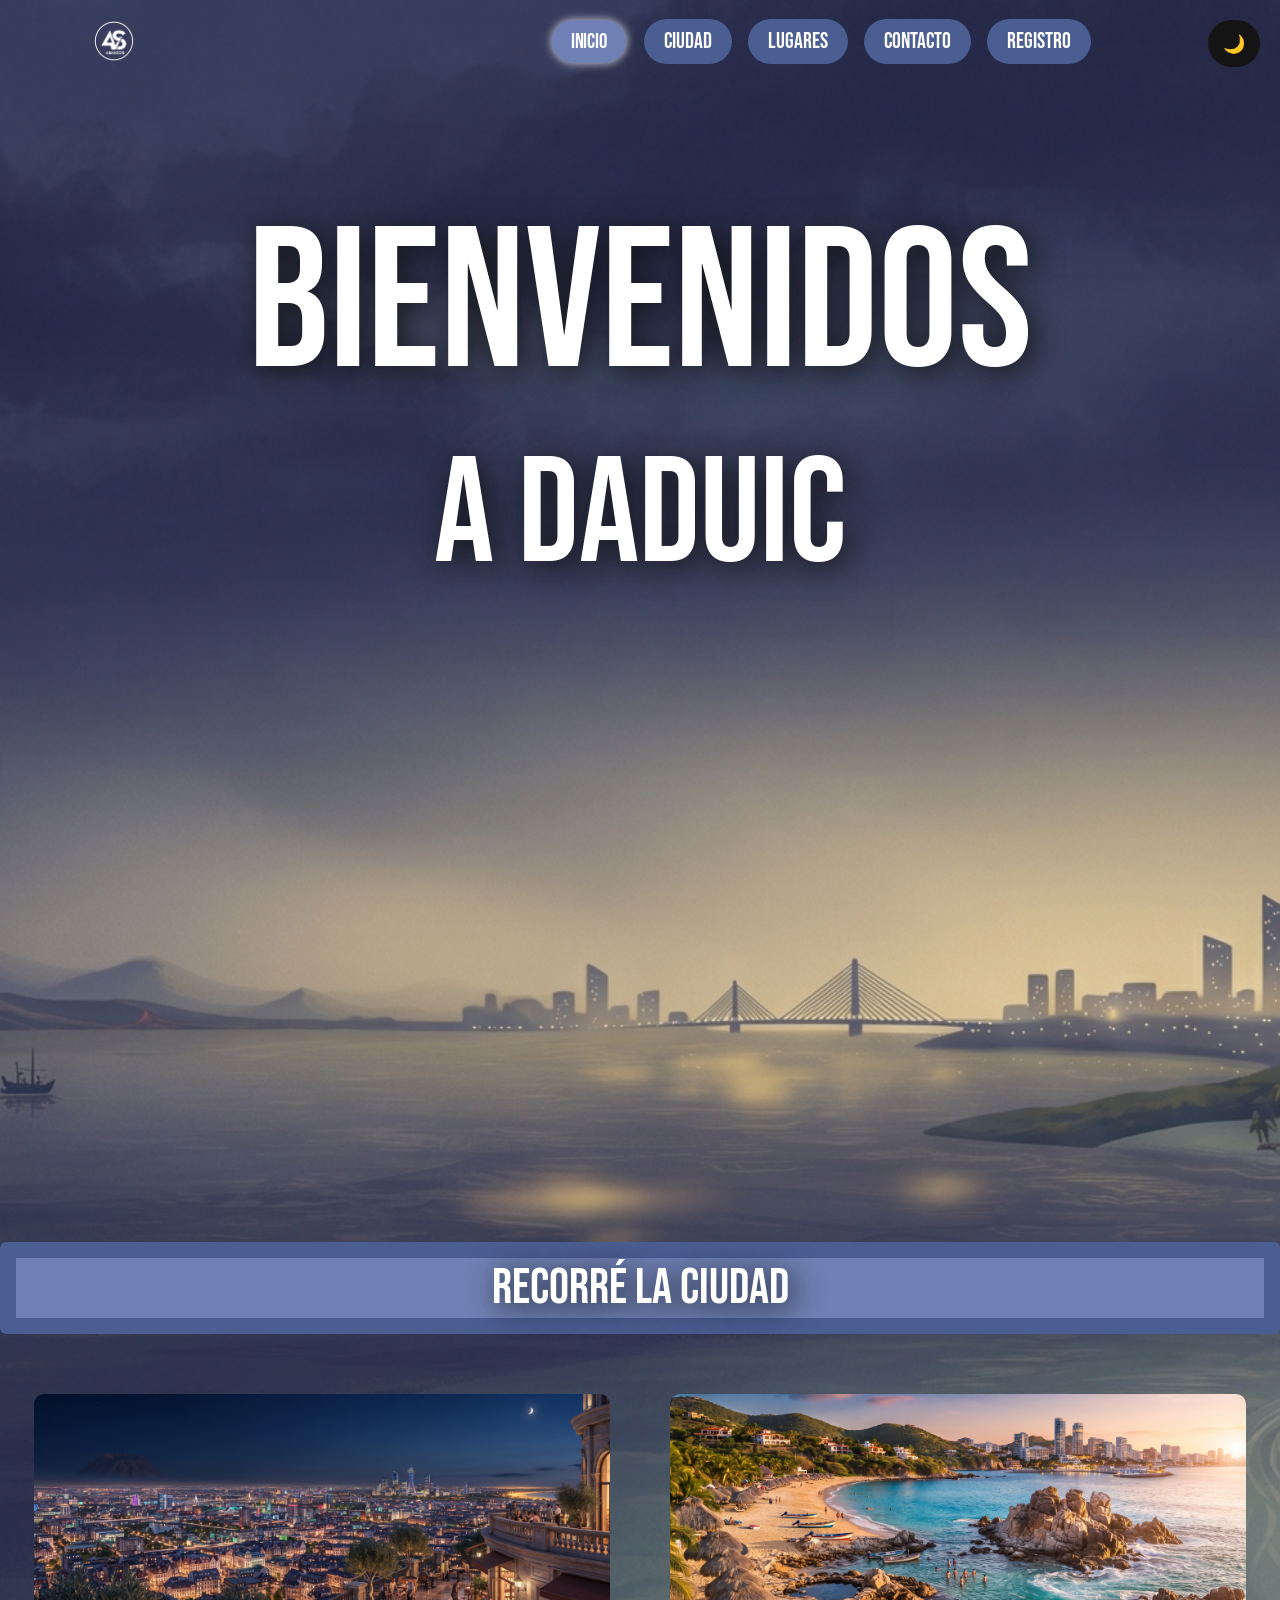
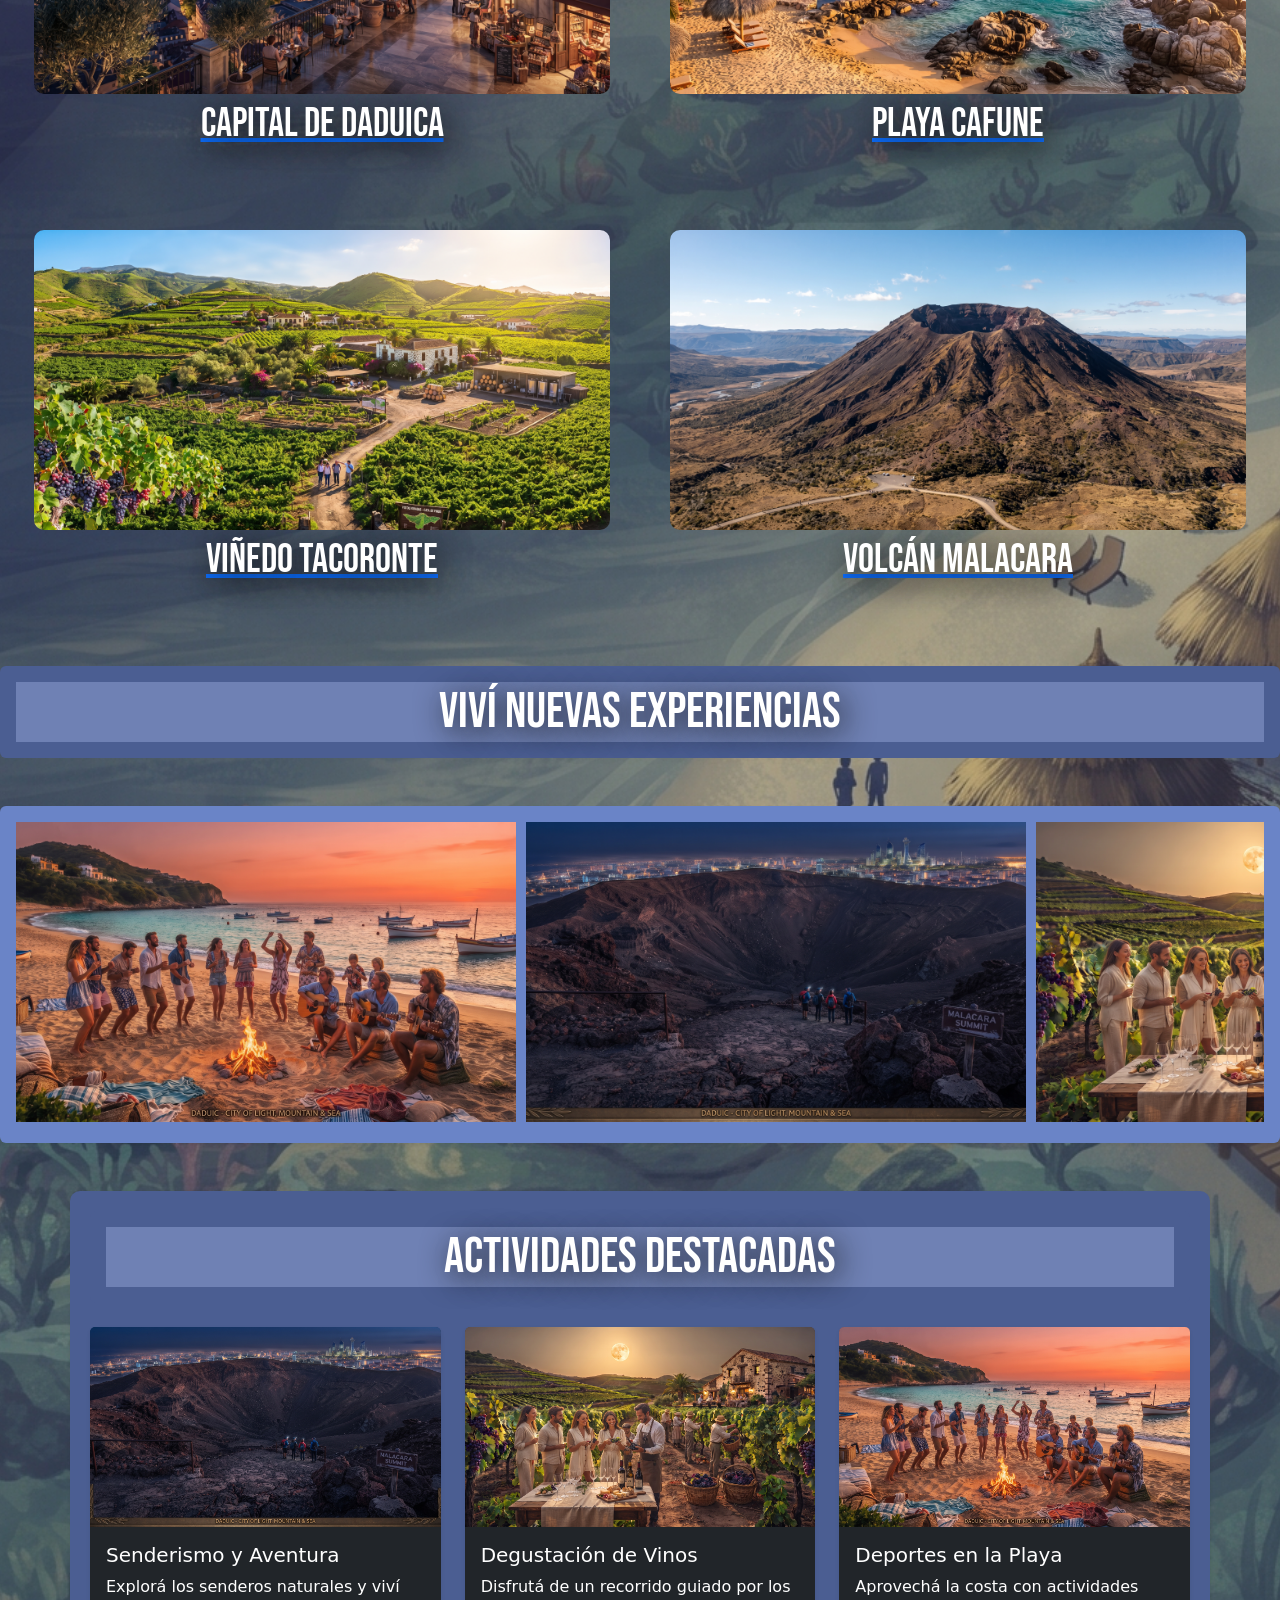
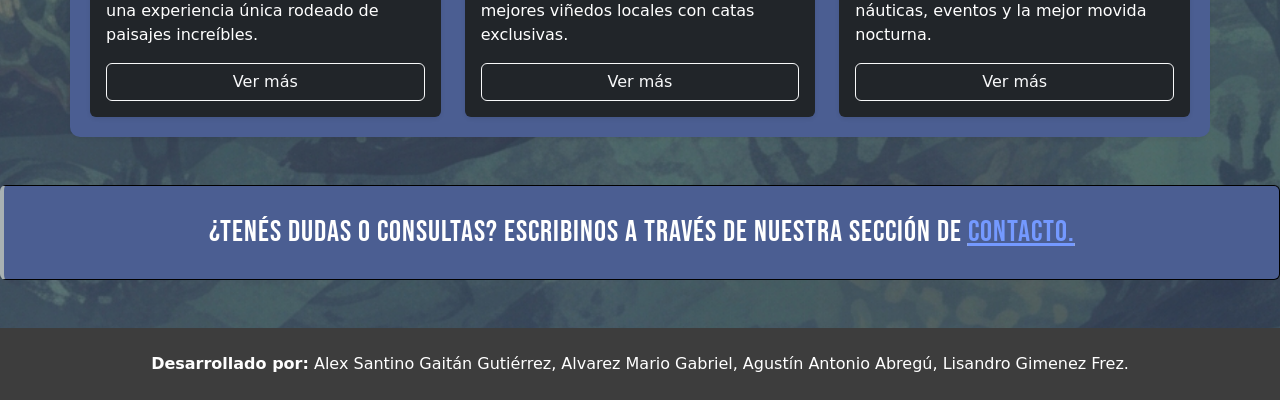
<file: TPGrupal_Grupo7/Index.html>
<!DOCTYPE html>
<html lang="es">

<head>
    <meta charset="UTF-8">
    <meta name="viewport" content="width=device-width, initial-scale=1.0">
    <title>Ciudad Dadiuc | Inicio</title>

<!-- Bootstrap CSS (CDN vinculado ANTES del CSS propio) -->
    <link href="https://cdn.jsdelivr.net/npm/bootstrap@5.3.3/dist/css/bootstrap.min.css" rel="stylesheet">

<!-- CSS propio -->
    <link rel="stylesheet" href="css/estilos.css">

<!-- JavaScript -->
    <script src="js/main.js"></script>

</head>

<body class="body">

<!-- Header Sticky con Navbar Bootstrap -->
    <header class="header-ciudad sticky-top">
        <div class="container text-center py-2">

            
            <nav class="navbar navbar-expand-lg navbar-dark bg-transparent">
                <div class="container-fluid">
                    <a class="navbar-brand text-uppercase m-0" href="index.html">
                        <img src="Imagenes/LogoGrupoBlanco.png" alt="Logo de la ciudad Daduic" class="logo-daduic">
                    </a>

                    <button class="navbar-toggler" type="button" data-bs-toggle="collapse" data-bs-target="#menuIndex"
                        aria-controls="menuIndex" aria-expanded="false" aria-label="Abrir navegación">
                        <span class="navbar-toggler-icon"></span>
                    </button>

                    <div class="collapse navbar-collapse justify-content-end" id="menuIndex">
                        <ul class="navbar-nav gap-lg-2 me-3">
                            <li class="nav-item"><a class="nav-link active" aria-current="page"
                                    href="index.html">Inicio</a></li>
                            <li class="nav-item"><a class="nav-link" href="ciudad.html">Ciudad</a></li>
                            <li class="nav-item"><a class="nav-link" href="lugares.html">Lugares</a></li>
                            <li class="nav-item"><a class="nav-link" href="contacto.html">Contacto</a></li>
                            <li class="nav-item"><a class="nav-link" href="registrarse.html">Registro</a></li>
                            <li class="modo-oscuro" id="btn-modo">🌙</li>
                        </ul>
                    </div>
                    
                </div>
            </nav>
        </div>
    </header>

<!-- Bienvenida / Banner con Video -->
    <main>
        <div class="contenido-cabecera">
            <h1>BIENVENIDOS</h1>
            <br>
            <h2>A DADUIC</h2>
        </div>

        <div class="video-inicial" >
            <video id="video-fondo"autoplay muted loop >
                <source id="source-video" src="Imagenes/MuestraDia.mp4" type="video/mp4">
            </video>
        </div>


<!-- Descrpcion de la ciudad -->
        <div class="video-descripcion">
            <video id="video-descripcion" autoplay muted loop>
                <source id="source-descripcion" src="Imagenes/Descripcion.mp4" type="video/mp4">
            </video>
        </div>


<!-- Galería de Destacados -->
        <div class="texto-lugares my-5 p-3 rounded text-center">
            <h3 id="lugares-resumen" class="m-0">RECORRÉ LA CIUDAD</h3>
        </div>

        <div class="lugares-galeria">
            <a href="lugares.html#VolcanMalacara">
                <img src="Imagenes/CiudadDadiuc.jpg" alt="Foto de la ciudad de noche">
                <p>Capital de Daduica</p>
            </a>
            <a href="lugares.html#PlayaCafune">
                <img src="Imagenes/PlayaCafune.jpg" alt="La Playa Cafune">
                <p>Playa Cafune</p>
            </a>
            <a href="lugares.html#VinedoTacoronte">
                <img src="Imagenes/VinedoTacoronte.jpg" alt="El Viñedo Tacoronte">
                <p>Viñedo Tacoronte</p>
            </a>
            <a href="lugares.html#VolcanMalacara">
                <img src="Imagenes/VolcanMalacara.jpg" alt="El Volcan Malacara">
                <p>Volcán Malacara</p>
            </a>
        </div>

<!-- Sección de Experiencias de la ciudad -->
        <div class="texto-lugares my-5 p-3 rounded text-center">
            <h3 class="m-0">VIVÍ NUEVAS EXPERIENCIAS</h3>
        </div>

<!-- Galería de Experiencias (Rutas de imágenes corregidas) -->
        <section class="cuadro-experiencias p-3 rounded">
            <div class="seccion-experiencias">
                <img src="Imagenes/FiestaPlayaCafune.jpg" alt="Fiesta en Playa Cafune" width="500" height="300">
                <img src="Imagenes/VisitaVolcanMalacara.jpg" alt="Visita Volcan Malacara" width="500" height="300">
                <img src="Imagenes/RecorridoViñedo.jpg" alt="Recorrido Viñedo" width="500" height="300">
                <img src="Imagenes/FestivalDaduic.jpg" alt="Festival Daduic" width="500" height="300">
                <img src="Imagenes/FeriaDaduic.jpg" alt="Feria Daduic" width="500" height="300">
                <img src="Imagenes/CabalgataDaduic.jpg" alt="Cabalgata Daduic" width="500" height="300">
            </div>
        </section> 


<!-- Sección de Actividades en la Ciudad (Nueva grilla) -->
        <section class="nueva-grilla container my-5">
            <div class="texto-lugares mb-4 p-3 rounded text-center">
                <h3 class="m-0">ACTIVIDADES DESTACADAS</h3>
            </div>

            <div class="row g-4">

<!-- Actividad 1 -->
                <div class="col-md-4">
                    <div class="card h-100 shadow-sm border-0 bg-dark text-white">
                        <img src="Imagenes/VisitaVolcanMalacara.jpg" class="imagenes-grilla card-img-top" alt="Senderismo">
                        <div class="card-body d-flex flex-column">
                            <h5 class="card-title">Senderismo y Aventura</h5>
                            <p class="card-text flex-grow-1">Explorá los senderos naturales y viví una experiencia única rodeado de paisajes increíbles.</p>
                            <a href="lugares.html" class="btn btn-outline-light mt-auto">Ver más</a>
                        </div>
                    </div>
                </div>

<!-- Actividad 2 -->
                <div class="col-md-4">
                    <div class="card h-100 shadow-sm border-0 bg-dark text-white">
                        <img src="Imagenes/RecorridoViñedo.jpg" class="imagenes-grilla card-img-top" alt="Degustación">
                        <div class="card-body d-flex flex-column">
                            <h5 class="card-title">Degustación de Vinos</h5>
                            <p class="card-text flex-grow-1">Disfrutá de un recorrido guiado por los mejores viñedos locales con catas exclusivas.</p>
                            <a href="lugares.html" class="btn btn-outline-light mt-auto">Ver más</a>
                        </div>
                    </div>
                </div>

<!-- Actividad 3 -->
                <div class="col-md-4">
                    <div class="card h-100 shadow-sm border-0 bg-dark text-white">
                        <img src="Imagenes/FiestaPlayaCafune.jpg" class="imagenes-grilla card-img-top" alt="Deportes acuáticos">
                        <div class="card-body d-flex flex-column">
                            <h5 class="card-title">Deportes en la Playa</h5>
                            <p class="card-text flex-grow-1">Aprovechá la costa con actividades náuticas, eventos y la mejor movida nocturna.</p>
                            <a href="lugares.html" class="btn btn-outline-light mt-auto">Ver más</a>
                        </div>
                    </div>
                </div>
            </div>
        </section>


<!-- Sección de Contacto -->
        <article class="articulo-contacto my-5 p-4 text-center rounded">
            <p class="m-0">
                ¿Tenés dudas o consultas? Escribinos a través de nuestra sección de
                <a href="contacto.html" class="text-white text-decoration-underline"><strong>Contacto.</strong></a>
            </p>
        </article>
        </div>
    </main>


<!--Footer con créditos de desarrollo-->
    <footer class="pie-pagina text-center py-4">
        <div class="container">
            <strong>Desarrollado por:</strong> Alex Santino Gaitán Gutiérrez, Alvarez Mario Gabriel, Agustín Antonio
            Abregú, Lisandro Gimenez Frez.
        </div>
    </footer>

<!-- Bootstrap JS CDN -->
    <script src="https://cdn.jsdelivr.net/npm/bootstrap@5.3.3/dist/js/bootstrap.bundle.min.js"></script>
</body>

</html>
</file>
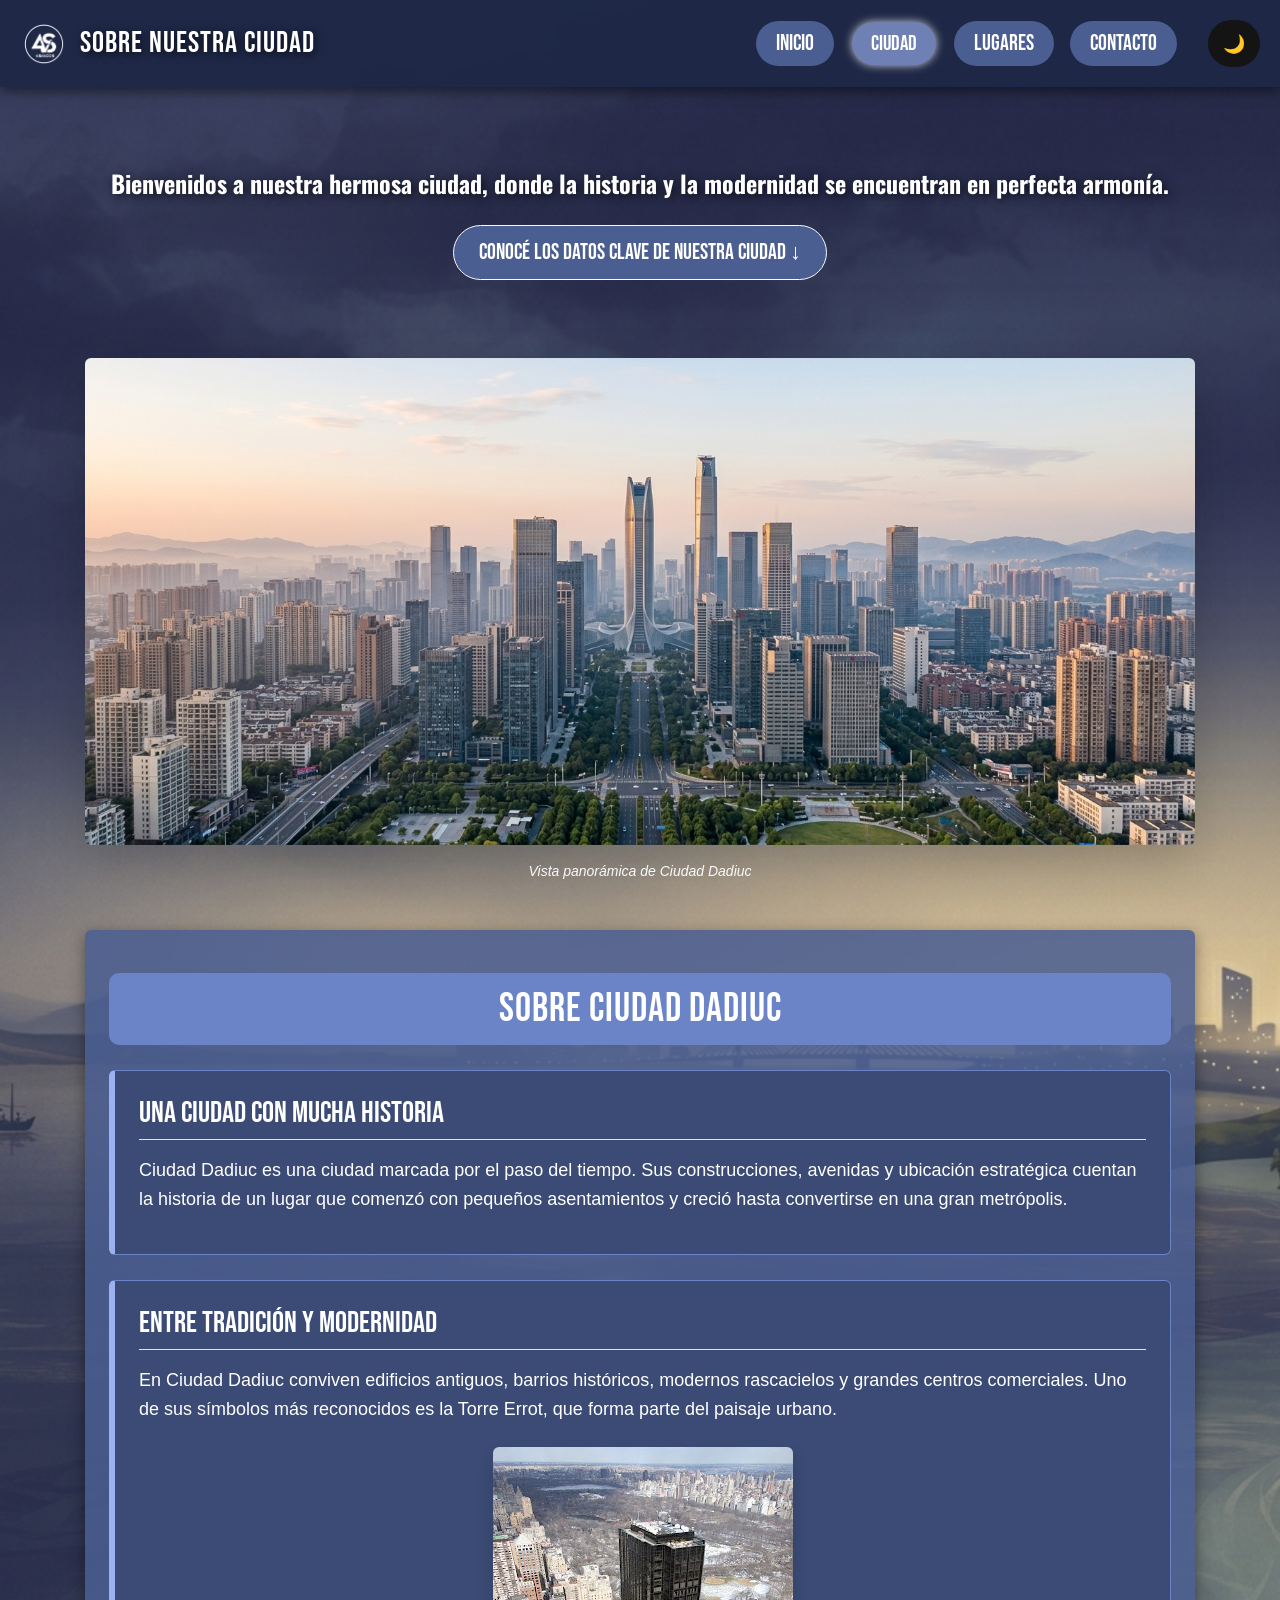
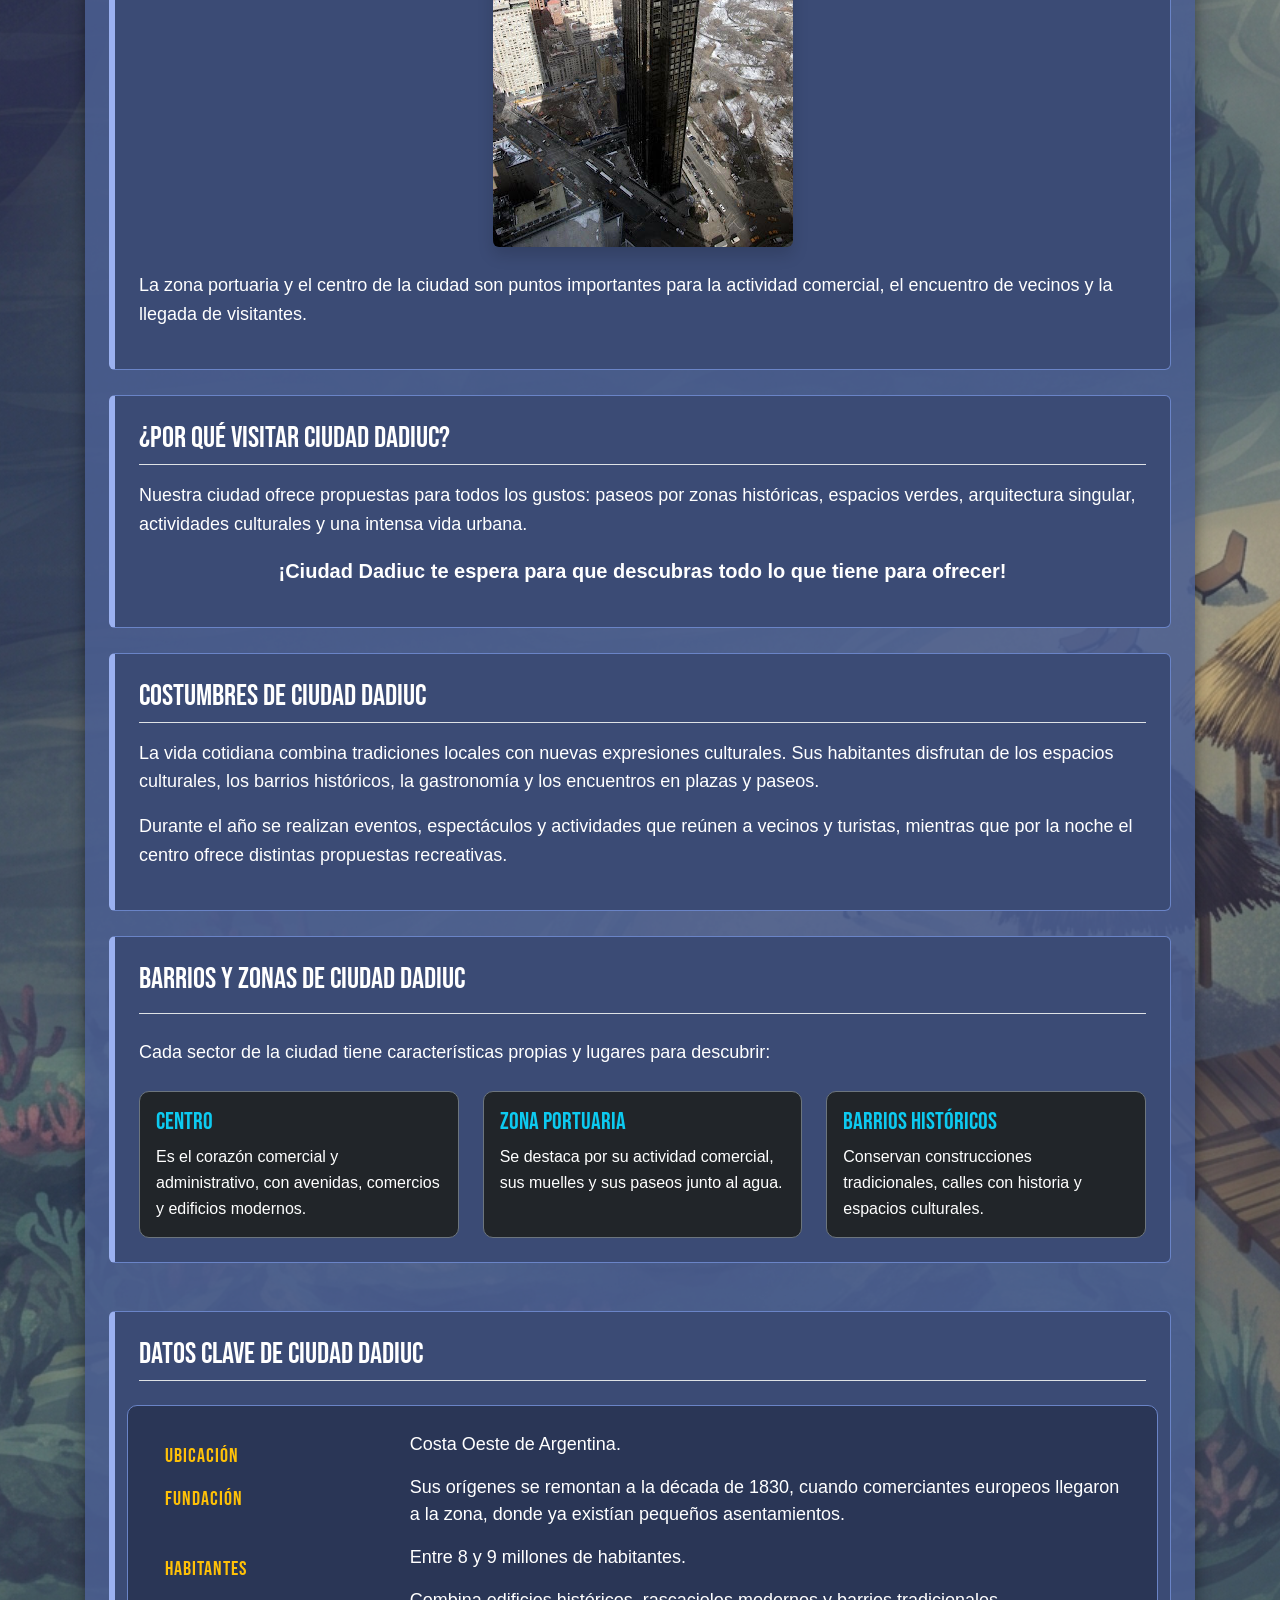
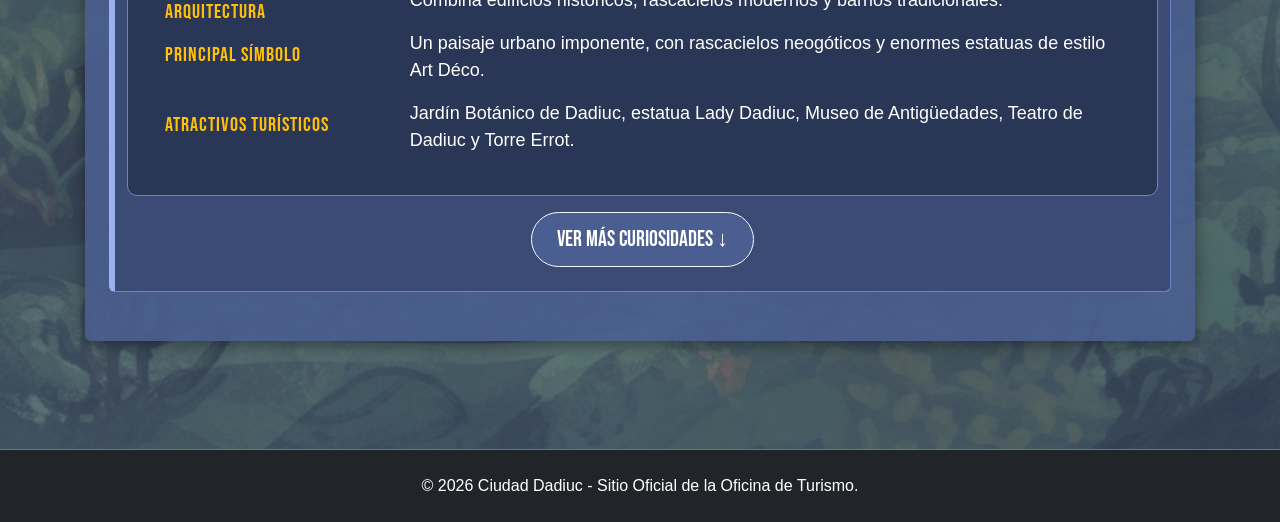
<file: TPGrupal_Grupo7/Ciudad.html>
<!DOCTYPE html>
<html lang="es">

<head>
    <meta charset="UTF-8">
    <meta name="viewport" content="width=device-width, initial-scale=1.0">
    <meta name="description"
        content="Conocé Ciudad Dadiuc, su historia, sus barrios y sus principales atractivos turísticos.">

    <title>Sobre Ciudad Dadiuc | Turismo</title>
    
    <!-- Bootstrap CSS -->
    <link href="https://cdn.jsdelivr.net/npm/bootstrap@5.3.3/dist/css/bootstrap.min.css" rel="stylesheet">
    
    <!-- CSS propio -->
    <link rel="stylesheet" href="css/estilos.css">

    <!-- JS propio del sitio -->
    <script src="js/main.js"></script>
</head>

<body class="pagina-ciudad">
    <!-- Header Sticky con título a la izquierda y menú a la derecha -->
    <header class="header-ciudad sticky-top">
        <div class="container-fluid px-4 py-2">
            <nav class="navbar navbar-expand-lg navbar-dark bg-transparent">

                <a class="navbar-brand logo-dadiuc text-uppercase m-0 d-flex align-items-center gap-3" href="index.html">
                    <img src="Imagenes/LogoGrupoBlanco.png" alt="Logo de la ciudad Daduic" class="logo-daduic">
                    Sobre nuestra Ciudad
                </a>

                <!-- Botón Hamburguesa para Mobile -->
                <button class="navbar-toggler ms-auto" type="button" data-bs-toggle="collapse"
                    data-bs-target="#menuCiudad" aria-controls="menuCiudad" aria-expanded="false"
                    aria-label="Abrir navegación">
                    <span class="navbar-toggler-icon"></span>
                </button>

                <!-- Menú de Navegación Alineado a la Derecha -->
                <div class="collapse navbar-collapse justify-content-end" id="menuCiudad">
                    <ul class="navbar-nav gap-lg-2 mt-2 mt-lg-0">
                        <li class="nav-item">
                            <a class="nav-link" href="index.html">Inicio</a>
                        </li>
                        <li class="nav-item">
                            <a class="nav-link active" aria-current="page" href="ciudad.html">Ciudad</a>
                        </li>
                        <li class="nav-item">
                            <a class="nav-link" href="lugares.html">Lugares</a>
                        </li>
                        <li class="nav-item">
                            <a class="nav-link" href="contacto.html">Contacto</a>
                        </li>
                        <li class="modo-oscuro" id="btn-modo">🌙</li>
                    </ul>
                </div>

            </nav>
        </div>
    </header>

    <main class="container my-5 contenido-principal">

        <p class="fs-4 text-center mb-4 introduccion">
            Bienvenidos a nuestra hermosa ciudad, donde la historia y la modernidad se encuentran en perfecta armonía.
        </p>

        <p class="text-center mb-5">
            <a class="btn btn-outline-light enlace-datos" href="#datos-clave">
                Conocé los datos clave de nuestra ciudad ↓
            </a>
        </p>

        <figure class="figure w-100 text-center mb-5 imagen-principal">
            <img src="Imagenes/CIUDAD.jpg" alt="Vista panorámica de Ciudad Dadiuc"
                class="figure-img img-fluid rounded shadow-lg">
            <figcaption class="figure-caption text-light mt-2">Vista panorámica de Ciudad Dadiuc</figcaption>
        </figure>

        <section class="seccion-ciudad p-4 rounded" aria-labelledby="titulo-ciudad">

            <h2 id="titulo-ciudad" class="titulo-seccion text-center mb-4">
                Sobre Ciudad Dadiuc
            </h2>

            <article class="bloque-historia mb-4 p-4 rounded">
                <h3 class="h4 border-bottom pb-2 mb-3">Una ciudad con mucha historia</h3>
                <p>
                    Ciudad Dadiuc es una ciudad marcada por el paso del tiempo.
                    Sus construcciones, avenidas y ubicación estratégica cuentan
                    la historia de un lugar que comenzó con pequeños asentamientos
                    y creció hasta convertirse en una gran metrópolis.
                </p>
            </article>

            <article class="bloque-modernidad mb-4 p-4 rounded">
                <h3 class="h4 border-bottom pb-2 mb-3">Entre tradición y modernidad</h3>
                <p>
                    En Ciudad Dadiuc conviven edificios antiguos, barrios históricos,
                    modernos rascacielos y grandes centros comerciales.
                    Uno de sus símbolos más reconocidos es la Torre Errot,
                    que forma parte del paisaje urbano.
                </p>

                <div class="text-center my-4">
                    <img src="Imagenes/torreErrot.jpg" alt="Torre Errot, uno de los símbolos de Ciudad Dadiuc"
                        class="img-fluid rounded shadow imagen-secundaria">
                </div>

                <p>
                    La zona portuaria y el centro de la ciudad son puntos importantes
                    para la actividad comercial, el encuentro de vecinos
                    y la llegada de visitantes.
                </p>
            </article>

            <article class="bloque-visita mb-4 p-4 rounded">
                <h3 class="h4 border-bottom pb-2 mb-3">¿Por qué visitar Ciudad Dadiuc?</h3>
                <p>
                    Nuestra ciudad ofrece propuestas para todos los gustos:
                    paseos por zonas históricas, espacios verdes, arquitectura singular,
                    actividades culturales y una intensa vida urbana.
                </p>
                <p class="fw-bold fs-5 text-center mt-3">
                    ¡Ciudad Dadiuc te espera para que descubras todo lo que tiene para ofrecer!
                </p>
            </article>

            <article class="bloque-costumbres mb-4 p-4 rounded">
                <h3 class="h4 border-bottom pb-2 mb-3">Costumbres de Ciudad Dadiuc</h3>
                <p>
                    La vida cotidiana combina tradiciones locales con nuevas
                    expresiones culturales. Sus habitantes disfrutan de los espacios
                    culturales, los barrios históricos, la gastronomía y los encuentros
                    en plazas y paseos.
                </p>
                <p>
                    Durante el año se realizan eventos, espectáculos y actividades
                    que reúnen a vecinos y turistas, mientras que por la noche
                    el centro ofrece distintas propuestas recreativas.
                </p>
            </article>

            <article class="bloque-barrios mb-5 p-4 rounded">
                <h3 class="h4 border-bottom pb-3 mb-4">Barrios y zonas de Ciudad Dadiuc</h3>
                <p class="mb-4">
                    Cada sector de la ciudad tiene características propias y lugares para descubrir:
                </p>

                <div class="row g-4 zonas-grid">
                    <div class="col-12 col-md-4">
                        <div class="card tarjeta-zona h-100 bg-dark text-white border-secondary">
                            <div class="card-body">
                                <h4 class="card-title text-info fs-4">Centro</h4>
                                <p class="card-text">
                                    Es el corazón comercial y administrativo,
                                    con avenidas, comercios y edificios modernos.
                                </p>
                            </div>
                        </div>
                    </div>

                    <div class="col-12 col-md-4">
                        <div class="card tarjeta-zona h-100 bg-dark text-white border-secondary">
                            <div class="card-body">
                                <h4 class="card-title text-info fs-4">Zona portuaria</h4>
                                <p class="card-text">
                                    Se destaca por su actividad comercial,
                                    sus muelles y sus paseos junto al agua.
                                </p>
                            </div>
                        </div>
                    </div>

                    <div class="col-12 col-md-4">
                        <div class="card tarjeta-zona h-100 bg-dark text-white border-secondary">
                            <div class="card-body">
                                <h4 class="card-title text-info fs-4">Barrios históricos</h4>
                                <p class="card-text">
                                    Conservan construcciones tradicionales,
                                    calles con historia y espacios culturales.
                                </p>
                            </div>
                        </div>
                    </div>
                </div>
            </article>

            <article class="bloque-datos p-4 rounded" id="datos-clave">
                <h3 class="h4 border-bottom pb-2 mb-4">Datos clave de Ciudad Dadiuc</h3>

                <dl class="row lista-datos">
                    <dt class="col-sm-3 fw-bold fs-5 text-warning">Ubicación</dt>
                    <dd class="col-sm-9 mb-3">Costa Oeste de Argentina.</dd>

                    <dt class="col-sm-3 fw-bold fs-5 text-warning">Fundación</dt>
                    <dd class="col-sm-9 mb-3">
                        Sus orígenes se remontan a la década de 1830,
                        cuando comerciantes europeos llegaron a la zona,
                        donde ya existían pequeños asentamientos.
                    </dd>

                    <dt class="col-sm-3 fw-bold fs-5 text-warning">Habitantes</dt>
                    <dd class="col-sm-9 mb-3">Entre 8 y 9 millones de habitantes.</dd>

                    <dt class="col-sm-3 fw-bold fs-5 text-warning">Arquitectura</dt>
                    <dd class="col-sm-9 mb-3">
                        Combina edificios históricos, rascacielos modernos
                        y barrios tradicionales.
                    </dd>

                    <dt class="col-sm-3 fw-bold fs-5 text-warning">Principal símbolo</dt>
                    <dd class="col-sm-9 mb-3">
                        Un paisaje urbano imponente, con rascacielos neogóticos
                        y enormes estatuas de estilo Art Déco.
                    </dd>

                    <dt class="col-sm-3 fw-bold fs-5 text-warning">Atractivos turísticos</dt>
                    <dd class="col-sm-9 mb-3">
                        Jardín Botánico de Dadiuc, estatua Lady Dadiuc,
                        Museo de Antigüedades, Teatro de Dadiuc y Torre Errot.
                    </dd>
                </dl>

                <div class="text-center mt-3">
                    <button type="button" id="btn-datos-extra" class="btn btn-outline-light enlace-datos">
                        Ver más curiosidades ↓
                    </button>
                </div>

                <div id="datos-extra-ciudad" class="oculto mt-4 pt-3 border-top border-secondary">
                    <dl class="row lista-datos mb-0">
                        <dt class="col-sm-3 fw-bold fs-5 text-warning">Clima</dt>
                        <dd class="col-sm-9 mb-3">Templado oceánico, con veranos cálidos e inviernos frescos ideales para recorrer la costa.</dd>

                        <dt class="col-sm-3 fw-bold fs-5 text-warning">Gastronomía típica</dt>
                        <dd class="col-sm-9 mb-0">Mariscos frescos de la zona portuaria, vinos de Tacoronte y pastelería artesanal en los barrios históricos.</dd>
                    </dl>
                </div>
            </article>

        </section>

    </main>

    <footer class="pie-pagina text-center py-4 bg-dark text-white border-top border-secondary">
        <div class="container">
            <p class="m-0">
                © 2026 Ciudad Dadiuc - Sitio Oficial de la Oficina de Turismo.
            </p>
        </div>
    </footer>

    <!-- Bootstrap JS — antes del cierre de body -->
    <script src="https://cdn.jsdelivr.net/npm/bootstrap@5.3.3/dist/js/bootstrap.bundle.min.js"></script>

</body>

</html>
</file>
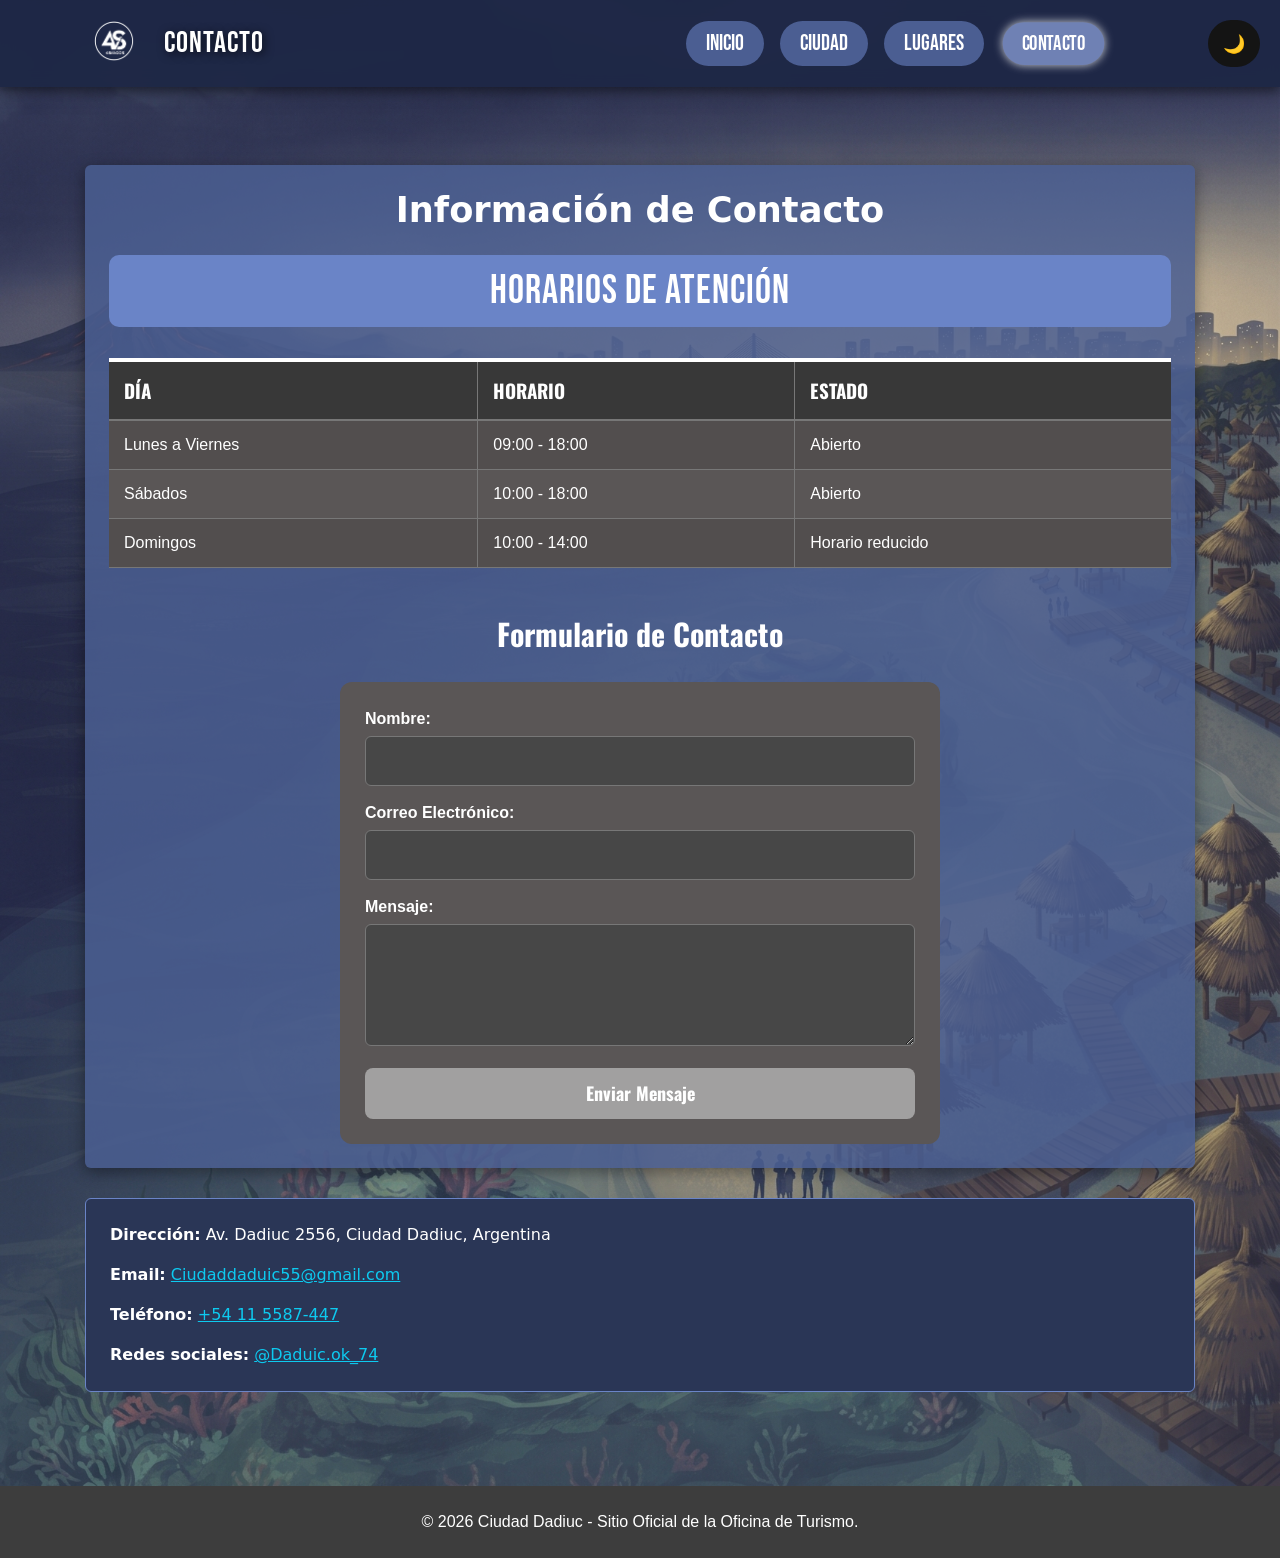
<file: TPGrupal_Grupo7/contacto.html>
<!DOCTYPE html>
<html lang="es">

<head>
    <meta charset="UTF-8">
    <meta name="viewport" content="width=device-width, initial-scale=1.0">
    <title>Oficina de Turismo | Contacto</title>

    <!-- Bootstrap CSS -->

    <link href="https://cdn.jsdelivr.net/npm/bootstrap@5.3.3/dist/css/bootstrap.min.css" rel="stylesheet">
    
    <!-- CSS propio -->

    <link rel="stylesheet" href="css/estilos.css">
    
    <!-- JavaScript -->

    <script src="js/main.js"></script>

</head>

<body class="pagina-ciudad">
    <!-- Header Sticky con Navbar Bootstrap -->
    <header class="header-ciudad sticky-top">
        <div class="container text-center py-2">
            <nav class="navbar navbar-expand-lg navbar-dark bg-transparent">
                <div class="container-fluid">
                    <a class="navbar-brand logo-dadiuc text-uppercase m-0" href="index.html"
                        style="display:flex; gap:30px;">
                        <img src="Imagenes/LogoGrupoBlanco.png" alt="Logo de la ciudad Daduic" class="logo-daduic">
                        CONTACTO
                    </a>

                    <button class="navbar-toggler" type="button" data-bs-toggle="collapse"
                        data-bs-target="#menuContacto" aria-controls="menuContacto" aria-expanded="false"
                        aria-label="Abrir navegación">
                        <span class="navbar-toggler-icon"></span>
                    </button>

                    <div class="collapse navbar-collapse justify-content-end" id="menuContacto">
                        <ul class="navbar-nav gap-lg-2">
                            <li class="nav-item"><a class="nav-link" href="index.html">Inicio</a></li>
                            <li class="nav-item"><a class="nav-link" href="ciudad.html">Ciudad</a></li>
                            <li class="nav-item"><a class="nav-link" href="lugares.html">Lugares</a></li>
                            <li class="nav-item"><a class="nav-link active" aria-current="page" href="contacto.html">Contacto</a></li> 
                            <li class="modo-oscuro" id="btn-modo">🌙</li>
                                   
                        </ul>
                    </div>
                </div>
            </nav>
        </div>
    </header>

    <main class="container my-5 contenido-principal">
        <section class="seccion-ciudad p-4 rounded">
            <h1 class="titulo-principal-ciudad text-center mb-4">Información de Contacto</h1>

            <!-- Horarios -->
            <div id="horarios" class="mb-5">
                <h2 class="titulo-seccion mb-3">Horarios de Atención</h2>
                <div class="table-responsive">
                    <table class="tabla-horarios">
                        <thead>
                            <tr>
                                <th>Día</th>
                                <th>Horario</th>
                                <th>Estado</th>
                            </tr>
                        </thead>
                        <tbody>
                            <tr>
                                <td>Lunes a Viernes</td>
                                <td>09:00 - 18:00</td>
                                <td>Abierto</td>
                            </tr>
                            <tr>
                                <td>Sábados</td>
                                <td>10:00 - 18:00</td>
                                <td>Abierto</td>
                            </tr>
                            <tr>
                                <td>Domingos</td>
                                <td>10:00 - 14:00</td>
                                <td>Horario reducido</td>
                            </tr>
                        </tbody>
                    </table>
                </div>
            </div>

            <!-- Formulario -->
            <div id="formulario-seccion">
                <h2 class="titulo-formulario mb-4">Formulario de Contacto</h2>
                <form action="#" method="POST" class="formulario-contacto">
                    <div>
                        <label for="nombre">Nombre:</label>
                        <input type="text" id="nombre" name="nombre" required>
                    </div>

                    <div>
                        <label for="email">Correo Electrónico:</label>
                        <input type="email" id="email" name="email" required>
                    </div>

                    <div>
                        <label for="mensaje">Mensaje:</label>
                        <textarea id="mensaje" name="mensaje" rows="4" required></textarea>
                    </div>

                    <button type="submit" class="btn-enviar">Enviar Mensaje</button>
                </form>
            </div>
        </section>

        <address class="lista-datos p-4 rounded mt-4">
            <p><strong>Dirección:</strong> Av. Dadiuc 2556, Ciudad Dadiuc, Argentina</p>
            <p><strong>Email:</strong> <a href="mailto:Ciudaddaduic55@gmail.com"
                    class="text-info">Ciudaddaduic55@gmail.com</a></p>
            <p><strong>Teléfono:</strong> <a href="tel:+54115587447" class="text-info">+54 11 5587-447</a></p>
            <p class="m-0"><strong>Redes sociales:</strong> <a href="#" class="text-info">@Daduic.ok_74</a></p>
        </address>
    </main>

    <footer class="pie-pagina text-center py-4">
        <div class="container">
            <p class="m-0">© 2026 Ciudad Dadiuc - Sitio Oficial de la Oficina de Turismo.</p>
        </div>
    </footer>

    <!-- Bootstrap JS CDN -->
    <script src="https://cdn.jsdelivr.net/npm/bootstrap@5.3.3/dist/js/bootstrap.bundle.min.js"></script>
</body>

</html>
</file>
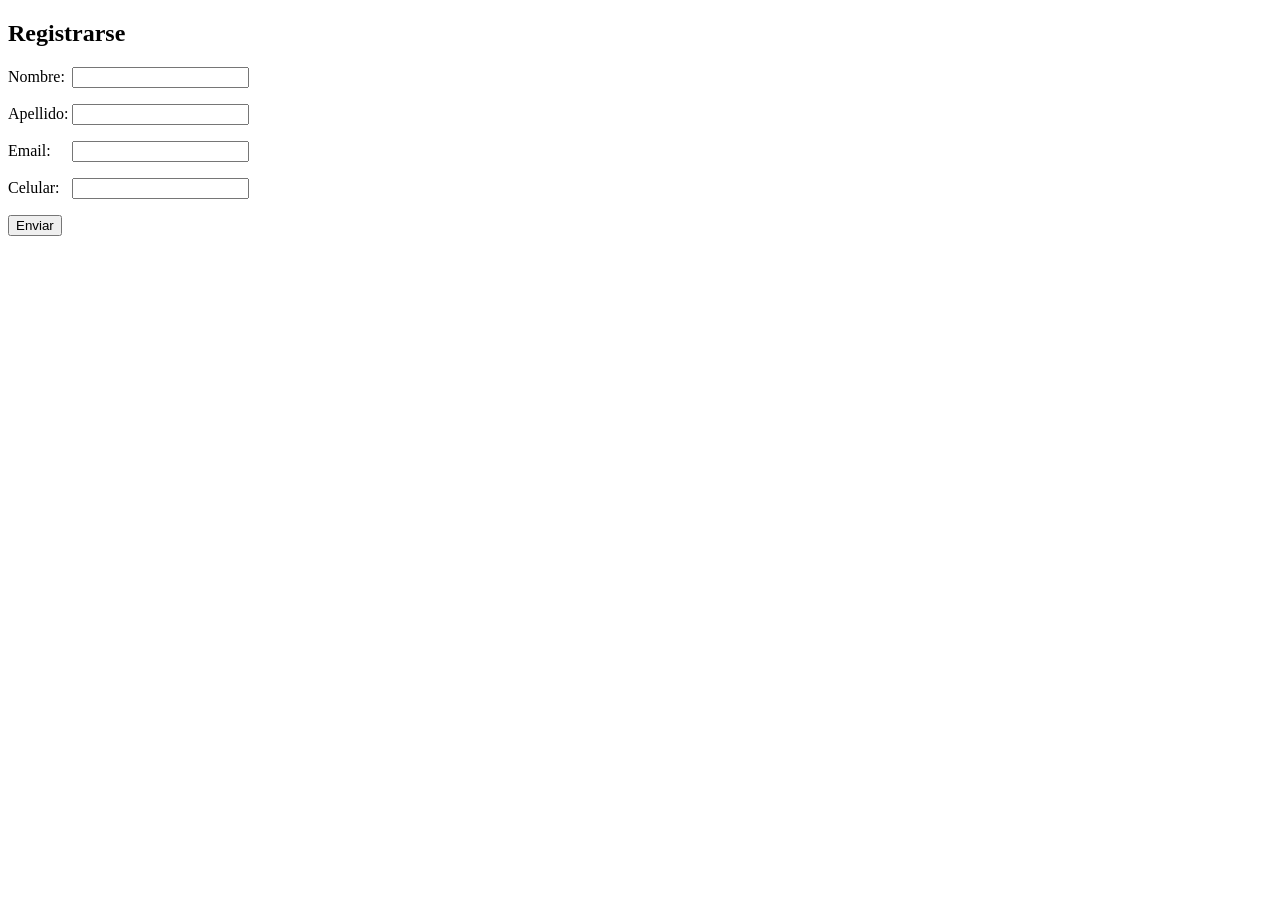
<file: TPGrupal_Grupo7/IniciarSesion.html>
<!DOCTYPE html>
<html lang="es">

<head>
    <meta charset="UTF-8">
    <meta name="viewport" content="width=device-width, initial-scale=1.0">
    <title>Registrarse</title>
</head>
            <form action="/enviar" method="post">
                <h2>Registrarse</h2>
                <p>
                    <label for="Nombre" style="display: inline-block; width: 60px;">Nombre: </label>
                    <input type="text" id="Nombre" name="Nombre" required>
                </p>

                <p>
                    <label for="Apellido" style="display: inline-block; width: 60px;">Apellido: </label>
                    <input type="text" id="Apellido" name="Apellido" required>
                </p>

                <p>
                    <label for="Email" style="display: inline-block; width: 60px;">Email: </label>
                    <input type="email" id="Email" name="Email" required>
                </p>

                <p>
                    <label for="Celular" style="display: inline-block; width: 60px;">Celular: </label>
                    <input type="text" id="Celular" name="Celular" required>
                </p>
                <button type="submit">Enviar</button>
            </form>
</html>
</file>
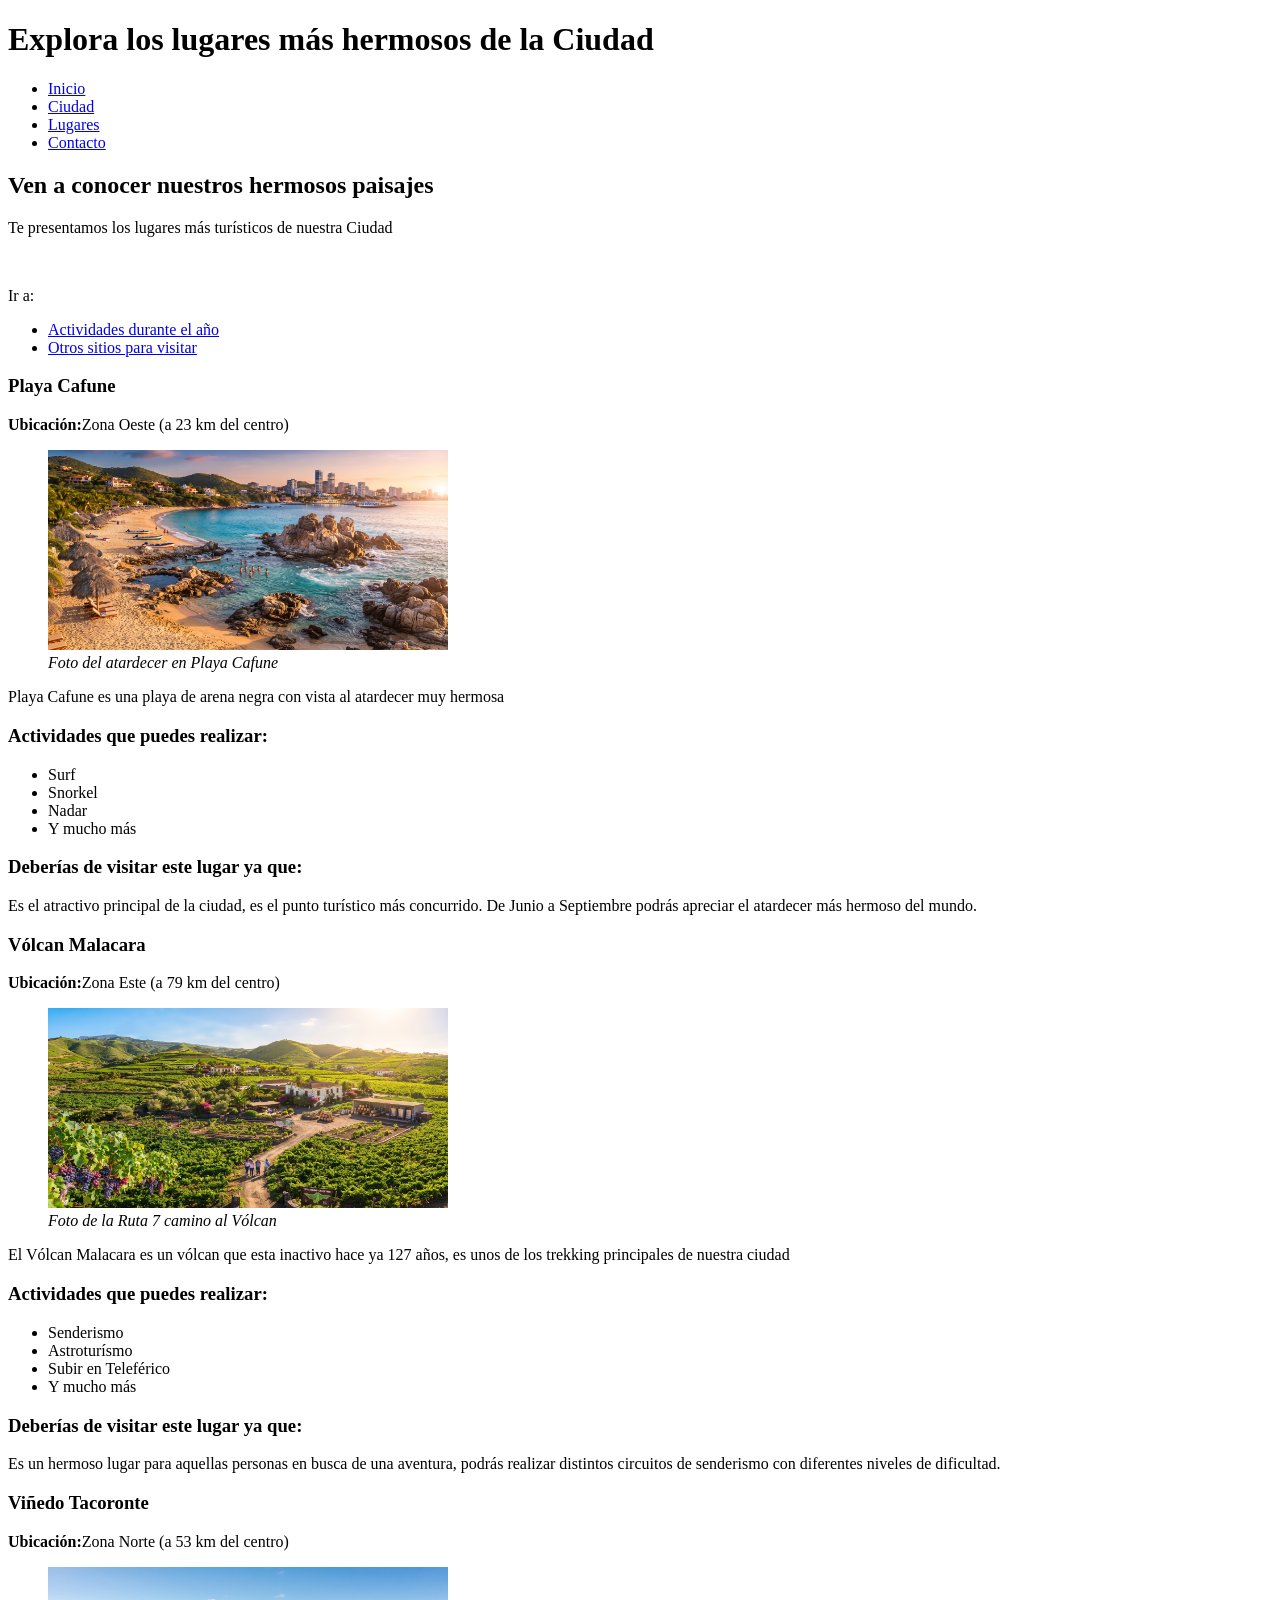
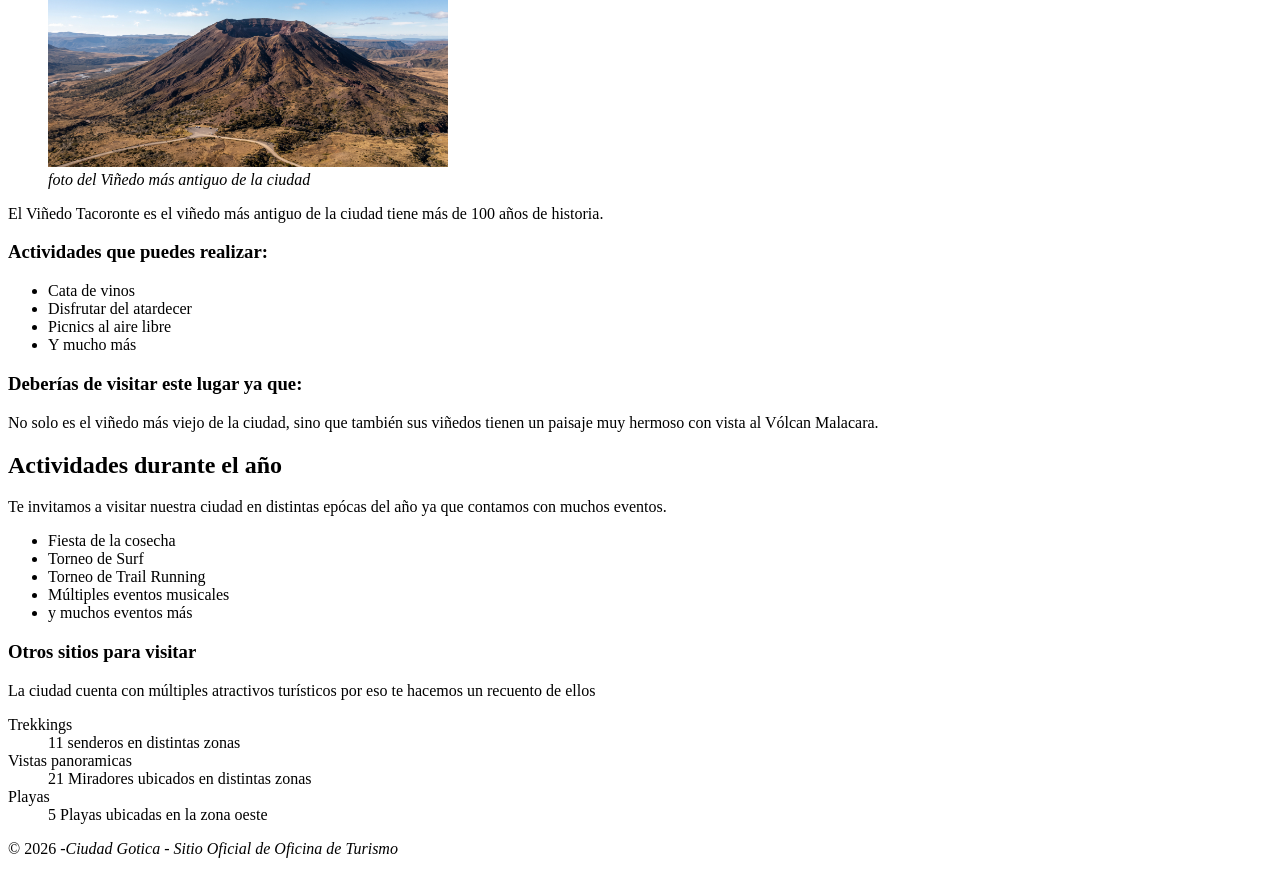
<file: TPGrupal_Grupo7/Lugares.html>
<!DOCTYPE html>
<html lang="es">

<head>
    <meta charset="UTF-8">
    <meta name="viewport" content="width=device-width, initial-scale=1.0">
    
    <title> Lugares (Ciudad Ficticia) </title>
</head>

<body>
    <header>
        <h1>Explora los lugares más hermosos de la Ciudad</h1>
        <nav>
            <ul>
                <li> <a href="Index.html">Inicio</a> </li>
                <li> <a href="Ciudad.html">Ciudad</a> </li>
                <li> <a href="Lugares.html">Lugares</a> </li>
                <li> <a href="Contacto.html">Contacto</a> </li>
            </ul>
        </nav>
    </header>

    <main>
        <section>
            <h2>Ven a conocer nuestros hermosos paisajes</h2>
            <p>Te presentamos los lugares más turísticos de nuestra Ciudad </p>
            
            <br>
            
            <p>Ir a:</p> 
            <ul>
            <li><a href="#Eventos"> Actividades durante el año</a></li>
            <li><a href="#OtrosSitios"> Otros sitios para visitar </a></li>
            </ul>
            <!-- Lugar 1 -->
            <article>
                <h3>Playa Cafune</h3>
                <p><strong>Ubicación:</strong>Zona Oeste (a 23 km del centro)</p>
                <figure> 
                    <img src="Imagenes/PlayaCafune.jpg" alt="Playa Cafune"  width="400" height="200"> <figcaption><em>Foto del atardecer en Playa Cafune</em></figcaption>
                </figure>
                <p>Playa Cafune es una playa de arena negra con vista al atardecer muy hermosa </p>
                <h3>Actividades que puedes realizar:</h3>
                <ul>
                    <li>Surf</li>
                    <li>Snorkel</li>
                    <li>Nadar</li>
                    <li>Y mucho más</li>
                </ul>
                <h3>Deberías de visitar este lugar ya que:</h3>
                <p>Es el atractivo principal de la ciudad, es el punto turístico más concurrido. De Junio a Septiembre podrás apreciar el atardecer más hermoso del mundo.</p>
            </article>

            <!-- Lugar 2 -->
            <article>
                <h3>Vólcan Malacara</h3>
                <p><strong>Ubicación:</strong>Zona Este (a 79 km del centro)</p>
                <figure> 
                    <img src="Imagenes/VinedoTacoronte.jpg" alt="Volcan Malacara"  width="400" height="200"> <figcaption><em>Foto de la Ruta 7 camino al Vólcan</em></figcaption>
                </figure>
                <p>El Vólcan Malacara es un vólcan que esta inactivo hace ya 127 años, es unos de los trekking principales de nuestra ciudad</p>
                <h3>Actividades que puedes realizar:</h3>
                <ul>
                    <li>Senderismo</li>
                    <li>Astroturísmo</li>
                    <li>Subir en Teleférico</li>
                    <li>Y mucho más</li>
                </ul>
                <h3>Deberías de visitar este lugar ya que:</h3>
                <p>Es un hermoso lugar para aquellas personas en busca de una aventura, podrás realizar distintos circuitos de senderismo con diferentes niveles de dificultad. </p>
            </article>

            <!-- Lugar 3 -->
            <article>
                <h3>Viñedo Tacoronte</h3>
                <p><strong>Ubicación:</strong>Zona Norte (a 53 km del centro)</p>
                <figure> 
                    <img src="Imagenes/VolcanMalacara.jpg" alt="Viñedo Tacoronte"  width="400" height="200"> <figcaption><em>foto del Viñedo más antiguo de la ciudad</em></figcaption>
                </figure>
                <p>El Viñedo Tacoronte es el viñedo más antiguo de la ciudad tiene más de 100 años de historia.  </p>
                <h3>Actividades que puedes realizar:</h3>
                <ul>
                    <li>Cata de vinos</li>
                    <li>Disfrutar del atardecer</li>
                    <li>Picnics al aire libre</li>
                    <li>Y mucho más</li>
                </ul>
                <h3>Deberías de visitar este lugar ya que:</h3>
                <p>No solo es el viñedo más viejo de la ciudad, sino que también sus viñedos tienen un paisaje muy hermoso con vista al Vólcan Malacara.</p>
            </article>
        </section>

        <section id="Eventos">
            <h2>Actividades durante el año</h2>
            <p>Te invitamos a visitar nuestra ciudad en distintas epócas del año ya que contamos con muchos eventos.</p>
            <ul>
                    <li>Fiesta de la cosecha</li>
                    <li>Torneo de Surf</li>
                    <li>Torneo de Trail Running</li>
                    <li>Múltiples eventos musicales</li>
                    <li>y muchos eventos más</li>
            </ul>
        </section>
            

        
        <aside id="OtrosSitios">
                <h3>Otros sitios para visitar</h3>
                <p>La ciudad cuenta con múltiples atractivos turísticos por eso te hacemos un recuento de ellos</p>
                <dl>
                    <dt>Trekkings</dt>
                    <dd>11 senderos en distintas zonas</dd>
                    <dt>Vistas panoramicas</dt>
                    <dd>21 Miradores ubicados en distintas zonas</dd>
                    <dt>Playas</dt>
                    <dd>5 Playas ubicadas en la zona oeste</dd>
                </dl>
        </aside>
    </main>
    <footer>
            <p>&copy; 2026 -<em>Ciudad Gotica - Sitio Oficial de Oficina de Turismo</em></p>
    </footer>
</body>
</html>
</file>
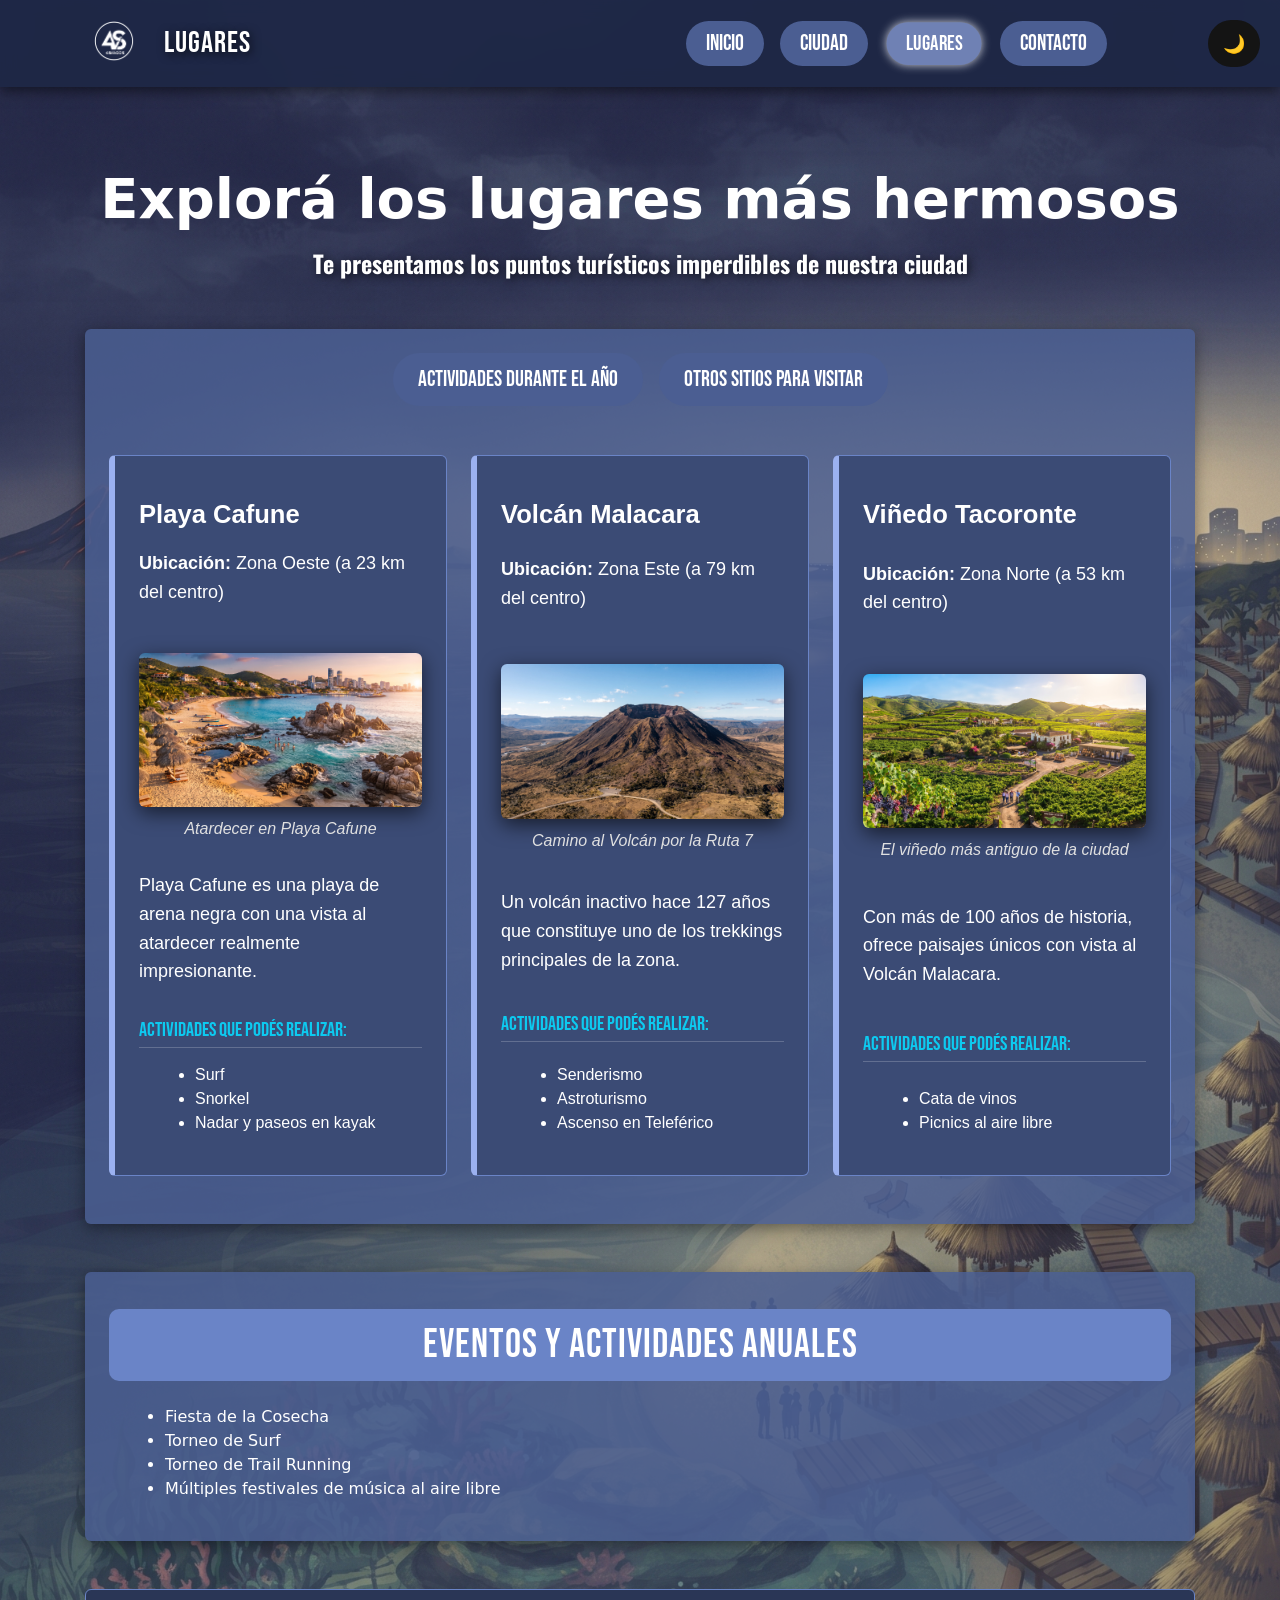
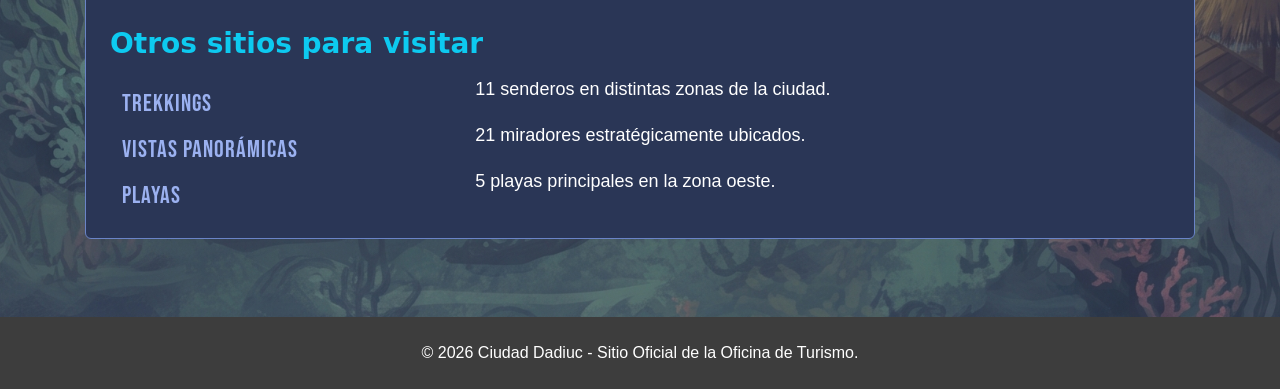
<file: TPGrupal_Grupo7/lugares.html>
<!DOCTYPE html>
<html lang="es">

<head>
    <meta charset="UTF-8">
    <meta name="viewport" content="width=device-width, initial-scale=1.0">
    <title>Lugares de Ciudad Dadiuc | Turismo</title>

    <!-- Bootstrap CSS -->
    <link href="https://cdn.jsdelivr.net/npm/bootstrap@5.3.3/dist/css/bootstrap.min.css" rel="stylesheet">
    <!-- CSS propio -->
    <link rel="stylesheet" href="css/estilos.css">
    <!-- El JS propio -->
    <script src="js/main.js"></script> 
</head>

<body class="pagina-ciudad">

    <!-- Header Sticky con Navbar Bootstrap -->
    <header class="header-ciudad sticky-top">
        <div class="container text-center py-2">
            <nav class="navbar navbar-expand-lg navbar-dark bg-transparent">
                <div class="container-fluid">

                    <a class="navbar-brand logo-dadiuc text-uppercase m-0" href="index.html"
                        style="display:flex; gap:30px;">
                        <img src="Imagenes/LogoGrupoBlanco.png" alt="Logo de la ciudad Daduic" class="logo-daduic">
                        Lugares
                    </a>

                    <button class="navbar-toggler" type="button" data-bs-toggle="collapse" data-bs-target="#menuLugares"
                        aria-controls="menuLugares" aria-expanded="false" aria-label="Abrir navegación">
                        <span class="navbar-toggler-icon"></span>
                    </button>

                    <div class="collapse navbar-collapse justify-content-end" id="menuLugares">
                        <ul class="navbar-nav gap-lg-2">
                            <li class="nav-item"><a class="nav-link" href="index.html">Inicio</a></li>
                            <li class="nav-item"><a class="nav-link" href="ciudad.html">Ciudad</a></li>
                            <li class="nav-item"><a class="nav-link active" aria-current="page"
                                    href="lugares.html">Lugares</a></li>
                            <li class="nav-item"><a class="nav-link" href="contacto.html">Contacto</a></li>
                            <button class="modo-oscuro btn btn-outline theme-secondary" id="btn-modo">🌙</button>
                        </ul>
                    </div>
                    
                </div>
            </nav>
        </div>
    </header>

    <main class="container my-5 contenido-principal">
        <div class="text-center mb-5">
            <h1 class="titulo-principal-ciudad display-4 fw-bold">Explorá los lugares más hermosos</h1>
            <p class="fs-4 introduccion">Te presentamos los puntos turísticos imperdibles de nuestra ciudad</p>
        </div>

        <section class="seccion-ciudad p-4 rounded mb-5">
            <div class="d-flex gap-3 justify-content-center mb-4">
                <a href="#Eventos" class="enlace-datos">Actividades durante el año</a>
                <a href="#OtrosSitios" class="enlace-datos">Otros sitios para visitar</a>
            </div>
       <div class="grilla-lugares-flex">
            <!-- Lugar 1 -->
            <article class="tarjeta-flex mb-4 p-4 rounded" id="PlayaCafune">
                <h2>Playa Cafune</h2>
                <p><strong>Ubicación:</strong> Zona Oeste (a 23 km del centro)</p>
                <figure class="imagen-principal text-center">
                    <img src="Imagenes/PlayaCafune.jpg" alt="Playa Cafune" class="img-fluid rounded">
                    <figcaption>Atardecer en Playa Cafune</figcaption>
                </figure>
                <p>Playa Cafune es una playa de arena negra con una vista al atardecer realmente impresionante.</p>

                <h3 class="text-info mt-3 fs-5">Actividades que podés realizar:</h3>
                <ul>
                    <li>Surf</li>
                    <li>Snorkel</li>
                    <li>Nadar y paseos en kayak</li>
                </ul>
            </article>

            <!-- Lugar 2 -->
            <article class="tarjeta-flex mb-4 p-4 rounded" id="VolcanMalacara">
                <h2>Volcán Malacara</h2>
                <p><strong>Ubicación:</strong> Zona Este (a 79 km del centro)</p>
                <figure class="imagen-principal text-center">
                    <img src="Imagenes/VolcanMalacara.jpg" alt="Volcán Malacara" class="img-fluid rounded">
                    <figcaption>Camino al Volcán por la Ruta 7</figcaption>
                </figure>
                <p>Un volcán inactivo hace 127 años que constituye uno de los trekkings principales de la zona.</p>

                <h3 class="text-info mt-3 fs-5">Actividades que podés realizar:</h3>
                <ul>
                    <li>Senderismo</li>
                    <li>Astroturismo</li>
                    <li>Ascenso en Teleférico</li>
                </ul>
            </article>

            <!-- Lugar 3 -->
            <article class="tarjeta-flex mb-4 p-4 rounded" id="VinedoTacoronte">
                <h2>Viñedo Tacoronte</h2>
                <p><strong>Ubicación:</strong> Zona Norte (a 53 km del centro)</p>
                <figure class="imagen-principal text-center">
                    <img src="Imagenes/VinedoTacoronte.jpg" alt="Viñedo Tacoronte" class="img-fluid rounded">
                    <figcaption>El viñedo más antiguo de la ciudad</figcaption>
                </figure>
                <p>Con más de 100 años de historia, ofrece paisajes únicos con vista al Volcán Malacara.</p>

                <h3 class="text-info mt-3 fs-5">Actividades que podés realizar:</h3>
                <ul>
                    <li>Cata de vinos</li>
                    <li>Picnics al aire libre</li>
                </ul>
                
            </article>
           </div>
        </section>

        <!-- Eventos -->
        <section id="Eventos" class="seccion-ciudad p-4 rounded mb-5">
            <h3 class="titulo-seccion mb-4">Eventos y Actividades Anuales</h3>
            <ul>
                <li>Fiesta de la Cosecha</li>
                <li>Torneo de Surf</li>
                <li>Torneo de Trail Running</li>
                <li>Múltiples festivales de música al aire libre</li>
            </ul>
        </section>

        <!-- Otros sitios -->
        <aside id="OtrosSitios" class="lista-datos p-4 rounded">
            <h3 class="text-info mb-3 fs-3">Otros sitios para visitar</h3>
            <dl class="row m-0">
                <dt class="col-sm-4">Trekkings</dt>
                <dd class="col-sm-8">11 senderos en distintas zonas de la ciudad.</dd>
                <dt class="col-sm-4">Vistas Panorámicas</dt>
                <dd class="col-sm-8">21 miradores estratégicamente ubicados.</dd>
                <dt class="col-sm-4">Playas</dt>
                <dd class="col-sm-8">5 playas principales en la zona oeste.</dd>
            </dl>
        </aside>
    </main>

    <footer class="pie-pagina text-center py-4">
        <div class="container">
            <p class="m-0">© 2026 Ciudad Dadiuc - Sitio Oficial de la Oficina de Turismo.</p>
        </div>
    </footer>

    <!-- Bootstrap JS CDN -->
    <script src="https://cdn.jsdelivr.net/npm/bootstrap@5.3.3/dist/js/bootstrap.bundle.min.js"></script>
</body>

</html>
</file>
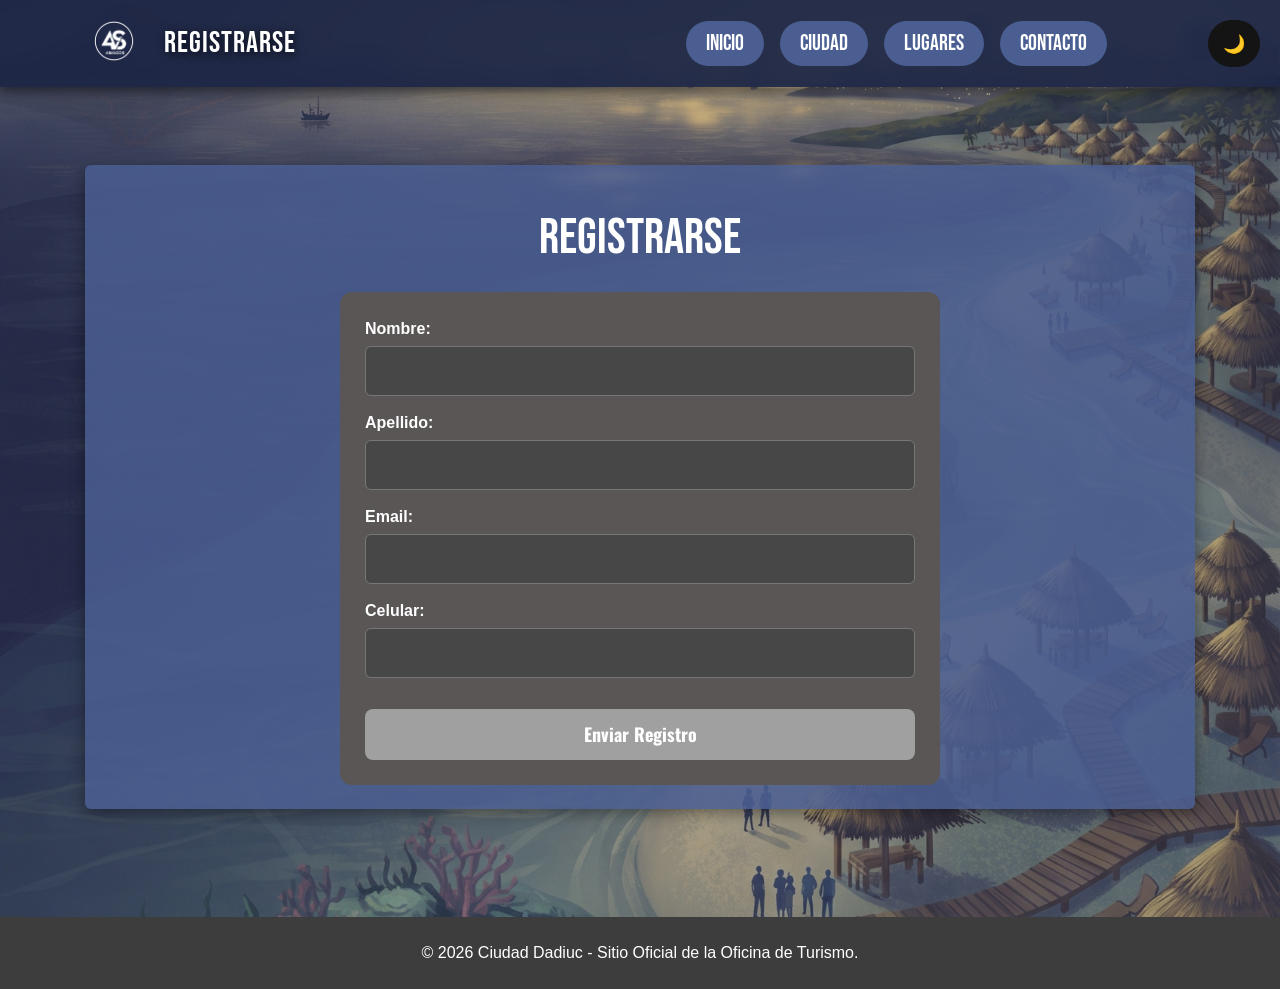
<file: TPGrupal_Grupo7/registrarse.html>
<!DOCTYPE html>
<html lang="es">

<head>
    <meta charset="UTF-8">
    <meta name="viewport" content="width=device-width, initial-scale=1.0">
    <title>Registrarse | Ciudad Dadiuc</title>

    <!-- Bootstrap CSS -->
    <link href="https://cdn.jsdelivr.net/npm/bootstrap@5.3.3/dist/css/bootstrap.min.css" rel="stylesheet">
    <!-- CSS propio -->
    <link rel="stylesheet" href="css/estilos.css"> 
    <!-- JavaScript -->
    <script src="js/main.js"></script>
</head>

<body class="pagina-ciudad">

    <!-- Header Sticky con Navbar Bootstrap -->
    <header class="header-ciudad sticky-top">
        <div class="container text-center py-2">
            <nav class="navbar navbar-expand-lg navbar-dark bg-transparent">
                <div class="container-fluid">
                    <a class="navbar-brand logo-dadiuc text-uppercase m-0" href="index.html"
                        style="display:flex; gap:30px;">
                        <img src="Imagenes/LogoGrupoBlanco.png" alt="Logo de la ciudad Daduic" class="logo-daduic">
                        REGISTRARSE
                    </a>

                    <button class="navbar-toggler" type="button" data-bs-toggle="collapse"
                        data-bs-target="#menuRegistro" aria-controls="menuRegistro" aria-expanded="false"
                        aria-label="Abrir navegación">
                        <span class="navbar-toggler-icon"></span>
                    </button>

                    <div class="collapse navbar-collapse justify-content-end" id="menuRegistro">
                        <ul class="navbar-nav gap-lg-2">
                            <li class="nav-item"><a class="nav-link" href="index.html">Inicio</a></li>
                            <li class="nav-item"><a class="nav-link" href="ciudad.html">Ciudad</a></li>
                            <li class="nav-item"><a class="nav-link" href="lugares.html">Lugares</a></li>
                            <li class="nav-item"><a class="nav-link" href="contacto.html">Contacto</a></li> 
                            <li class="modo-oscuro" id="btn-modo">🌙</li>
                        </ul>
                    </div>
                </div>
            </nav>
        </div>
    </header>

    <main class="container my-5 contenido-principal">
        <section class="seccion-ciudad p-4 rounded max-w-600 mx-auto">
            <h2 class="titulo-registro text-center mb-4">Registrarse</h2>

            <form action="#" method="post" class="formulario-contacto">
                <div>
                    <label for="Nombre">Nombre:</label>
                    <input type="text" id="Nombre" name="Nombre" required>
                </div>

                <div>
                    <label for="Apellido">Apellido:</label>
                    <input type="text" id="Apellido" name="Apellido" required>
                </div>

                <div>
                    <label for="Email">Email:</label>
                    <input type="email" id="Email" name="Email" required>
                </div>

                <div>
                    <label for="Celular">Celular:</label>
                    <input type="tel" id="Celular" name="Celular" required>
                </div>

                <button type="submit" class="btn-enviar mt-3">Enviar Registro</button>
            </form>
        </section>
    </main>

    <footer class="pie-pagina text-center py-4">
        <div class="container">
            <p class="m-0">© 2026 Ciudad Dadiuc - Sitio Oficial de la Oficina de Turismo.</p>
        </div>
    </footer>

    <!-- Bootstrap JS CDN -->
    <script src="https://cdn.jsdelivr.net/npm/bootstrap@5.3.3/dist/js/bootstrap.bundle.min.js"></script>
</body>

</html>
</file>
<file: TPGrupal_Grupo7/css/estilos.css>
/* ================================= */
/* ESTILOS PARA INDEX.HTML (De Mario)*/ 
/* ================================= */

:root {
    --color-principal: #4b5e92;
    --color-secundario: #6a84c7;
    --color-fondo: #1e2846;
    --color-texto: #ffffff;
    --color-acento: #6f81b4;
    --color-borde: #777777;
    --color-oscuro: #141414;
    --color-nav: rgba(0, 0, 0, 0.3);
    --fuente-principal: 'Oswald', sans-serif;
    --fuente-secundaria: 'Bebas_Neue', sans-serif;
}

/* AGREGAR FUENTES PARA USARSE */
@font-face {
    font-family: 'Oswald-Bold';
    src: url('../Fonts/Oswald/static/Oswald-Bold.ttf') format('truetype');
    font-weight: 1000;
}

@font-face {
    font-family: 'Bebas_Neue';
    src: url('../Fonts/Bebas_Neue/BebasNeue-Regular.ttf') format('truetype');
    font-weight: 1000;
}

/* Color principal de la pagina y fuente */
body {
    color: var(--color-texto);
    background-image: url('../Imagenes/FONDO1.jpg');
    background-size: cover;
    background-position: center;
}

* {
    box-sizing: border-box;
    margin: 0;
    padding: 0;
}

/* ================================= */
/* MODO OSCURO                       */
/* ================================= */
[data-btn="dark"] {
    --color-principal: #15214d;
    --color-secundario: #2a3656;
    --color-fondo: #07090f;
    --color-texto: #e2e8f0;
    --color-acento: #3b4b77;
    --color-borde: #334155;
    --color-oscuro: #05070a;
}

[data-btn="dark"] body {
    background-image: url('../Imagenes/FONDO2.png');
}

[data-btn="dark"] .modo-oscuro {
    background-color: var(--color-texto);
    color: var(--color-fondo);
}

/* ============================================================*/
/* PESTAÑAS DE NAVEGACION                                      */
/* ============================================================*/

/* LOGO DEL GRUPO */
.logo-daduic {
    width: 40px;
    height: 40px;
    display: inline-block;
    gap: 40px;
    left: -100px;
}

/* BOTON DE MODO OSCURO */
.modo-oscuro {
    display: flex;
    position: fixed;
    top: 20px;
    right: 20px;
    background-color: var(--color-oscuro);
    color: var(--color-texto);
    border: none;
    padding: 10px 15px;
    border-radius: 50px;
    cursor: pointer;
    font-size: 18px;
    z-index: 10;
    transition: all .3s ease;
}

.modo-oscuro:hover {
    background-color: var(--color-borde);
    color: var(--color-oscuro);
    transform: scale(1.05);
    box-shadow: 0px 0px 10px rgba(255, 255, 255, 0.8);
}

/* ================================= */
/* VIDEO DE BIENVENIDA               */
/* ================================= */
.video-inicial {
    position: relative;
    top: -80px;
    left: 0;
    width: auto;
    height: 600px;
    overflow: hidden;
    z-index: -1;
}

.video-inicial video {
    position: relative;
    top: 50%;
    left: 50%;
    transform: translate(-50%, -50%);
    width: 100%;
    height: 100%;
    object-fit: cover;
    z-index: -1;
}

/* ================================= */
/* VIDEO DE DESCRIPCION DE LA CIUDAD */
/* ================================= */
.video-descripcion {
    display: flex;
}

.video-descripcion video {
    position: relative;
    top: 30%;
    left: 10%;
    width: 80%;
    height: 80%;
    object-fit: cover;
    z-index: 3;
}

/* ================================= */
/* TITULO DE BIENVENIDA              */
/* ================================= */
.contenido-cabecera {
    position: absolute;
    top: 30%;
    left: 50%;
    transform: translate(-50%, -20%);
    text-align: center;
    color: var(--color-texto);
    z-index: 1;
    width: 100%;
}

.contenido-cabecera h1 {
    font-size: 200px;
    font-family: 'Bebas_Neue', sans-serif;
    text-align: center;
    display: inline;
    border-radius: 10px;
    color: var(--color-texto);
    text-shadow: 5px 5px 30px rgba(17, 17, 17, 0.904);
    z-index: 1;
}

.contenido-cabecera h2 {
    font-size: 150px;
    font-family: 'Bebas_Neue', sans-serif;
    text-align: center;
    display: inline;
    color: var(--color-texto);
    text-shadow: 5px 5px 30px rgba(17, 17, 17, 0.904);
    z-index: 1;
}

/* ================================= */
/* RECORRE LA CIUDAD                 */
/* ================================= */
.br-grande {
    display: block;
    height: 20px;
    margin: 0;
}

.texto-lugares {
    font-family: 'Bebas_Neue', sans-serif;
    background-color: var(--color-principal);
    color: var(--color-texto);
    text-shadow: 5px 5px 30px rgba(17, 17, 17, 0.904);
}

.texto-lugares h3 {
    font-size: 50px;
    text-align: center;
    background-color: var(--color-acento);
    color: var(--color-texto);
    text-shadow: 5px 5px 30px rgba(17, 17, 17, 0.904);
}

/* ================================= */
/* IMAGENES DE RECORRE LA CIUDAD     */
/* ================================= */
.lugares-galeria {
    display: flex;
    flex-wrap: wrap;
    gap: 60px;
    justify-content: center;
    max-width: 2000px;
    margin: 60px auto;
}

.lugares-galeria a {
    width: 45%;
}

.lugares-galeria img {
    width: 100%;
    height: 300px;
    object-fit: cover;
    border-radius: 10px;
    transition: transform 0.3s ease, box-shadow 0.3s ease;
}

.lugares-galeria img:hover {
    transform: scale(1.05);
    box-shadow: 0 4px 15px rgb(253, 253, 252);
}

.lugares-galeria p {
    color: rgb(255, 255, 255);
    font-family: 'Bebas_Neue', sans-serif;
    font-size: 40px;
    text-align: center;
    text-shadow: 5px 5px 30px rgba(17, 17, 17, 0.904);
}

/* ================================= */
/* ESTILOS TIPO TARJETA GALERIA      */
/* ================================= */
.cuadro-experiencias {
    background-color: var(--color-secundario);
}

.seccion-experiencias {
    display: flex;
    gap: 10px;
    overflow-x: auto;
    scroll-snap-type: x mandatory;
    padding-bottom: 5px;
    scrollbar-color: var(--color-acento) var(--color-principal);
}

.seccion-experiencias img {
    flex-shrink: 0;
    object-fit: cover;
    scroll-snap-align: start;
}

/* ================================= */
/* ESTILOS NUEVA GRILLA              */
/* ================================= */
.nueva-grilla {
    background-color: var(--color-principal);
    border-radius: 10px;
    padding: 20px;
}

.imagenes-grilla {
    height: 200px;
    object-fit: cover;
}

/* ================================= */
/* MAS CONSULTAS A CONTACTO          */
/* ================================= */
.articulo-contacto {
    background-color: var(--color-principal);   
    color: rgb(255, 255, 255);
    font-family: 'Bebas_Neue', sans-serif;
    display: flex;
    justify-content: space-evenly;
    align-items: flex-start;
    padding: 10px;
    font-size: 30px;
    letter-spacing: 1px;
}

.articulo-contacto strong {
    color: rgb(116, 153, 255);
    text-decoration: underline;
}   

/* =================================  */
/* PIE DE PAGINA / DESARROLLADO POR...*/
/* =================================  */
.pie-de-pagina {
    background-color: #3d3d3d;
    color: var(--color-texto);
    letter-spacing: 0.5px;
    margin: 0;
    padding: 20px;  
    text-align: left;
}
    
.pie-de-pagina ul {
    list-style-type: none;
    margin: 0;
    padding: 0;
}

.pie-de-pagina li {
    margin: 5px 0;
}

/* ================================= */
/* ESTILOS PARA REGISTRARSE.HTML (De Mario)*/ 
/* ================================= */
.formulario-registro {
    font-family: 'Bebas_Neue', sans-serif;
    text-decoration-line: none;
    font-size: 30px;
    color: var(--color-texto);
    padding: 0px 30px;
    text-align: center;
}

.titulo-registro {
    font-family: 'Bebas_Neue', sans-serif;
    text-decoration-line: none;
    font-size: 50px;
    color: var(--color-texto);
    padding: 0px 30px;
    text-align: center;
}

/* ================================= */
/* DISEÑO PARA MOVILES DEL INDEX     */ 
/* ================================= */
@media (max-width: 768px) {
    
    .contenido-cabecera h1 {
        font-size: 80px !important;
        line-height: 1.1;
    }

    .contenido-cabecera h2 {
        font-size: 28px !important;
    }

    .contenido-cabecera {
        top: 27%;
        transform: translate(-50%, -50%);
        padding: 0 10px;
        width: 90%;
    }

    .navbar-collapse {
        position: absolute;
        top: 90%;
        left: 0;
        width: 100%;
        padding: 10px;
        border-bottom-left-radius: 10px;
        border-bottom-right-radius: 10px;
        background-color: var(--color-nav);
        box-shadow: 10px 10px 10px 1000px var(--color-nav);
        z-index: 1;
    }

    .navbar-collapse .modo-oscuro {
        position: absolute;
        top: 100%;
        left: 45%;
        width: 13%;
        padding: 10px;
        box-shadow: 0 10px 20px rgba(0, 0, 0, 0.8);
        z-index: 1000;  
    }

    .navbar-collapse .modo-oscuro:hover {
        background-color: var(--color-borde);
        color: var(--color-oscuro);
        transform: scale(1.05);
        box-shadow: 0px 0px 10px rgba(255, 255, 255, 0.8);
    }

    .video-inicial {
        position: relative;
        height: 400px;
        width: 100% !important; 
        max-height: 400px;
        overflow: hidden;
        margin-top: 0;
    }

    .video-descripcion {
        display: inline-block;
        position:relative;
        margin-top: 1%;
        width: 120% !important;
        height: 100%;
        right: 10%;
        object-fit: cover;
        z-index: 3;
        overflow-y: hidden;
        overflow-x: auto;
        white-space: nowrap;
    }

    .lugares-galeria {
        gap: 20px;
        margin: 20px auto;
    }

    .lugares-galeria a {
        width: 80%;
    }

    .modo-oscuro {
        top: 290px;
        right: 160px;
        padding: 8px 12px;
        font-size: 16px;
    }

    .articulo-contacto {
        font-size: 15px;
    }
}

/* ================================= */
/* ESTILOS GENERALES Y CONTACTO (De Agus)*/ 
/* ================================= */

h1, h2, h3 {
    color: #FFFFFF;
    font-weight: 700;
    margin-bottom: 0.8rem;
}

h1 {
    font-size: 2.2rem;
    color: #FFFFFF; 
}

h2 {
    font-size: 1.6rem;
    padding-bottom: 0.4rem;
    margin-top: 1.2rem;
}

h3 {
    font-size: 1.25rem;
    color: #FFFFFF;
    margin-top: 0.8rem;
}

p {
    margin-bottom: 1rem;
    color: #FFFFFF;
}

section {
    background-color: #5a5656;
    padding: 1.8rem;
    margin-bottom: 1.5rem;
    border-radius: 8px;
    box-shadow: 0 2px 4px rgba(0, 0, 0, 0.05);
}

article {
    background-color: #524e4e;
    color: #FFFFFF;            
    border: 1px solid #000000;
    border-left: 4px solid #a8b1b3; 
    padding: 1.25rem;
    margin: 1.5rem 0;
    border-radius: 6px;
}

aside {
    background-color: #626568;
    color: #FFFFFF;
    padding: 1.25rem;
    border-left: 5px solid #FFFFFF;
    border-radius: 4px;
    margin-top: 1.5rem;
}

ul, dl {
    margin-left: 1.5rem;
    margin-bottom: 1rem;
}

dt {
    font-weight: bold;
    color: #ffffff;
}

dd {
    margin-left: 1rem;
    margin-bottom: 0.5rem;
} 

/* TABLA DE HORARIOS */
.tabla-horarios {
    width: 100%;
    border-collapse: collapse;
    margin-top: 15px;
    font-family: 'Oswald', sans-serif;
    background-color: #524e4e;
    border-top: 4px solid #ffffff; 
}

.tabla-horarios th {
    background-color: #383838;
    color: #ffffff;
    font-family: 'Oswald-Bold', sans-serif;
    font-size: 19px;
    padding: 14px 15px;
    text-align: left;
    text-transform: uppercase;
    border-bottom: 2px solid #777777;
    border-right: 1px solid #777777;
}

.tabla-horarios td {
    padding: 12px 15px;
    color: #ffffff;
    font-size: 16px;
    border-bottom: 1px solid #777777;
    border-right: 1px solid #777777;
}

.tabla-horarios tbody tr:nth-child(even) {
    background-color: #5a5656;
}

.tabla-horarios th:last-child,
.tabla-horarios td:last-child {
    border-right: none;
}

/* FORMULARIO DE CONTACTO */
.formulario-contacto {
    max-width: 600px;
    margin: 0 auto;
    display: flex;
    flex-direction: column;
    gap: 15px;
    font-family: 'Oswald', sans-serif;
    background-color: #5a5656;
    padding: 25px;
    border-radius: 12px;
}

.formulario-contacto label {
    display: block;
    margin-bottom: 5px;
    font-weight: bold;
    color: #ffffff;
}

.formulario-contacto input, 
.formulario-contacto textarea {
    width: 100%;
    padding: 12px;
    border-radius: 6px;
    border: 1px solid #777777;
    background-color: #474747;
    color: white;
    font-size: 16px;
    box-sizing: border-box;
}

.formulario-contacto input:focus, 
.formulario-contacto textarea:focus {
    outline: none;
    border-color: #ffffff;
    box-shadow: 0 0 5px rgba(255, 255, 255, 0.5);
}

.btn-enviar {
    background-color: rgb(161, 160, 160);
    color: white;
    border: none;
    padding: 12px;
    border-radius: 8px;
    font-family: 'Oswald-Bold', sans-serif;
    font-size: 18px;
    cursor: pointer;
    transition: background 0.3s, transform 0.2s;
}

.btn-enviar:hover {
    background-color: #ffffff;
    color: #000000;
    transform: scale(0.98);
}

.titulo-formulario {
    font-family: 'Oswald-Bold', sans-serif;
    font-size: 30px;
    color: rgb(255, 255, 255);
    text-align: center;
    margin-bottom: 10px;
} 

/* Modo oscuro para contacto.html y registrarse.html */
[data-btn="dark"] .seccion-ciudad {
    background-color: var(--color-principal);
}

[data-btn="dark"] .titulo-seccion {
    background-color: var(--color-secundario);
}

[data-btn="dark"] .tabla-horarios,
[data-btn="dark"] .formulario-contacto {
    background-color: var(--color-secundario);
}

[data-btn="dark"] .tabla-horarios th,
[data-btn="dark"] .formulario-contacto input,
[data-btn="dark"] .formulario-contacto textarea,
[data-btn="dark"] .lista-datos {
    background-color: var(--color-fondo);
} 

[data-btn="dark"] .tabla-horarios tbody tr:nth-child(even) {
    background-color: var(--color-secundario);
}

/* ============================================================ */
/* ESTILOS PARA CIUDAD.HTML (De Santi - Adaptado al estilo Index) */ 
/* ============================================================ */

/* 1. Posicionamiento (Header Sticky solo sólido en páginas internas; index queda transparente) */
body.pagina-ciudad header.header-ciudad {
    position: sticky;
    top: 0;
    z-index: 1000;
    background-color: rgba(30, 40, 70, 0.95);
    backdrop-filter: blur(8px);
    box-shadow: 0 4px 12px rgba(0, 0, 0, 0.5);
}

/* 2. Flexbox Avanzado y Grilla Responsiva */
.grilla-lugares-flex {
    display: flex;
    flex-wrap: wrap;
    gap: 24px;
    justify-content: center;
    align-items: stretch;
}

.tarjeta-flex {
    flex: 1 1 320px;
    margin: 0;
    display: flex;
    flex-direction: column;
    justify-content: space-between;
}

/* 3. Personalizaciones de Bootstrap y Estilos Generales */
.header-ciudad .navbar .logo-dadiuc {
    font-family: 'Bebas_Neue', sans-serif;
    font-size: 30px;
    color: var(--color-texto);
    letter-spacing: 1px;
    text-shadow: 2px 2px 10px rgba(0, 0, 0, 0.7);
}

.header-ciudad .navbar-collapse {
    justify-content: flex-end;
}

@media (min-width: 992px) {
    .header-ciudad .navbar-collapse {
        padding-right: 75px;
    }
}

.header-ciudad .navbar-nav .nav-link {
    font-family: 'Bebas_Neue', sans-serif;
    font-size: 22px;
    color: var(--color-texto);
    background-color: var(--color-principal);
    padding: 6px 20px;
    border-radius: 100px;
    font-weight: bold;
    display: inline-block;
    transition: transform 0.3s ease, background-color 0.3s ease, box-shadow 0.3s ease;
    margin: 0 4px;
}

.header-ciudad .navbar-nav .nav-link:hover,
.header-ciudad .navbar-nav .nav-link.active {
    background-color: var(--color-acento);
    transform: scale(0.95);
    box-shadow: 0px 0px 10px rgba(255, 255, 255, 0.8);
}

/* SECCIÓN PRINCIPAL Y TEXTOS INTRODUCTORIOS */
.contenido-principal {
    padding: 30px 15px;
}

.introduccion {
    font-family: 'Oswald-Bold', sans-serif;
    text-align: center;
    font-size: 24px;
    color: var(--color-texto);
    text-shadow: 2px 2px 10px rgba(0, 0, 0, 0.7);
}

.enlace-datos {
    font-family: 'Bebas_Neue', sans-serif;
    display: inline-block;
    background-color: var(--color-principal);
    color: var(--color-texto);
    padding: 10px 25px;
    font-size: 22px;
    text-decoration: none;
    border-radius: 50px;
    transition: transform 0.3s ease, background-color 0.3s ease;
}

.enlace-datos:hover {
    background-color: var(--color-secundario);
    color: var(--color-texto);
    transform: scale(1.05);
}

/* IMAGEN PRINCIPAL */
.imagen-principal {
    text-align: center;
    margin: 30px auto;
}

.imagen-principal img {
    max-width: 100%;
    height: auto;
    border-radius: 15px;
    box-shadow: 0px 6px 20px rgba(0, 0, 0, 0.6);
}

.imagen-principal figcaption {
    margin-top: 10px;
    font-family: 'Oswald', sans-serif;
    font-style: italic;
    color: #e0e0e0;
}

/* SECCIÓN CONTENEDORA SOBRE CIUDAD */
.seccion-ciudad {
    background-color: rgba(75, 94, 146, 0.85);
    color: var(--color-texto);
    padding: 30px;
    border-radius: 15px;
    margin-bottom: 30px;
    box-shadow: 0 4px 15px rgba(0, 0, 0, 0.4);
}

.titulo-seccion {
    background-color: var(--color-secundario);
    color: var(--color-texto);
    padding: 12px;
    border-radius: 10px;
    text-align: center;
    font-family: 'Bebas_Neue', sans-serif;
    font-size: 40px;
    letter-spacing: 1px;
}

/* ARTÍCULOS E HISTORIA */
.seccion-ciudad article {
    background-color: #3b4b75;
    color: var(--color-texto);
    border: 1px solid var(--color-secundario);
    border-left: 6px solid #9bb1f0;
    padding: 20px;
    margin: 25px 0;
    border-radius: 10px;
    font-family: 'Oswald', sans-serif;
}

.seccion-ciudad article h3 {
    font-family: 'Bebas_Neue', sans-serif;
    font-size: 30px;
    color: var(--color-texto);
    margin-bottom: 15px;
    border-bottom: 1px solid rgba(255, 255, 255, 0.2);
    padding-bottom: 5px;
}

.seccion-ciudad article p {
    color: var(--color-texto);
    line-height: 1.6;
    font-size: 18px;
}

.imagen-secundaria {
    display: block;
    margin: 20px auto;
    max-width: 100%;
    max-height: 400px;
    border-radius: 12px;
    box-shadow: 0 4px 10px rgba(0, 0, 0, 0.5);
}

/* TARJETAS DE BARRIOS / ZONAS */
.seccion-ciudad .card.tarjeta-zona {
    background-color: #2a3656;
    border: 1px solid var(--color-secundario);
    border-radius: 10px;
    transition: transform 0.3s ease;
}

.seccion-ciudad .card.tarjeta-zona:hover {
    transform: translateY(-5px);
}

.seccion-ciudad .card.tarjeta-zona .card-title {
    font-family: 'Bebas_Neue', sans-serif;
    color: #9bb1f0;
    font-size: 26px;
}

.seccion-ciudad .card.tarjeta-zona .card-text {
    font-family: 'Oswald', sans-serif;
    font-size: 16px;
    color: var(--color-texto);
}

/* LISTA DE DATOS CLAVE (<dl>) */
.lista-datos {
    background-color: #2a3656;
    padding: 25px;
    border-radius: 10px;
    border: 1px solid var(--color-secundario);
}

.lista-datos dt {
    font-family: 'Bebas_Neue', sans-serif;
    font-size: 24px;
    color: #9bb1f0;
    margin-top: 10px;
    letter-spacing: 1px;
}

.lista-datos dd {
    font-family: 'Oswald', sans-serif;
    color: var(--color-texto);
    font-size: 18px;
    margin-left: 0;
    margin-bottom: 15px;
}

/* PIE DE PÁGINA */
.pie-pagina {
    background-color: #3d3d3d;
    text-align: center;
    padding: 20px;
    margin-top: 40px;
}

.pie-pagina p {
    font-family: 'Oswald', sans-serif;
    color: var(--color-texto);
    margin: 0;
}

/* 4. Modo Oscuro para Ciudad.html */
[data-btn="dark"] body.pagina-ciudad header.header-ciudad {
    background-color: rgba(7, 9, 15, 0.95);
}

[data-btn="dark"] .seccion-ciudad {
    background-color: rgba(21, 33, 77, 0.9);
}

[data-btn="dark"] .seccion-ciudad article {
    background-color: var(--color-fondo);
    border-color: var(--color-borde);
}

[data-btn="dark"] .seccion-ciudad .card.tarjeta-zona,
[data-btn="dark"] .lista-datos {
    background-color: var(--color-oscuro);
    border-color: var(--color-borde);
}

/* Clase para ocultar/mostrar contenido con JavaScript */
.oculto {
    display: none;
}
</file>
